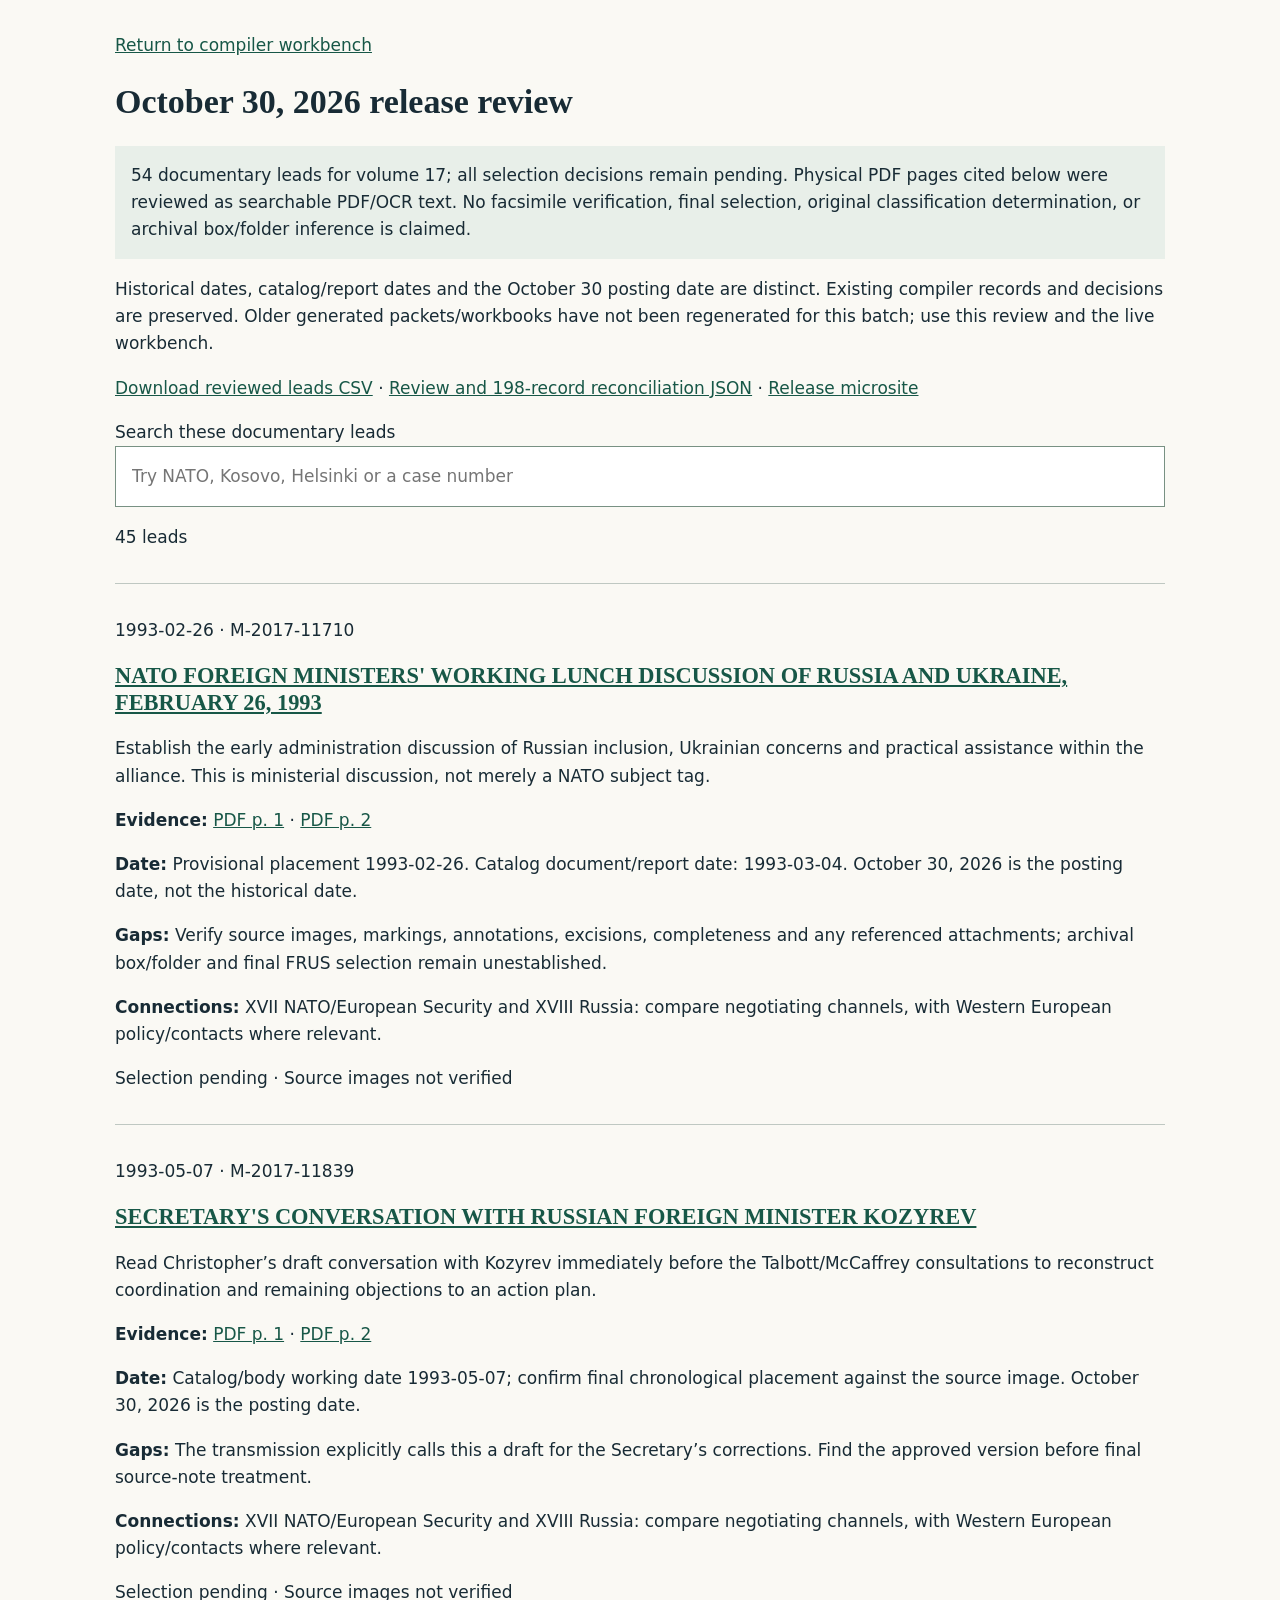
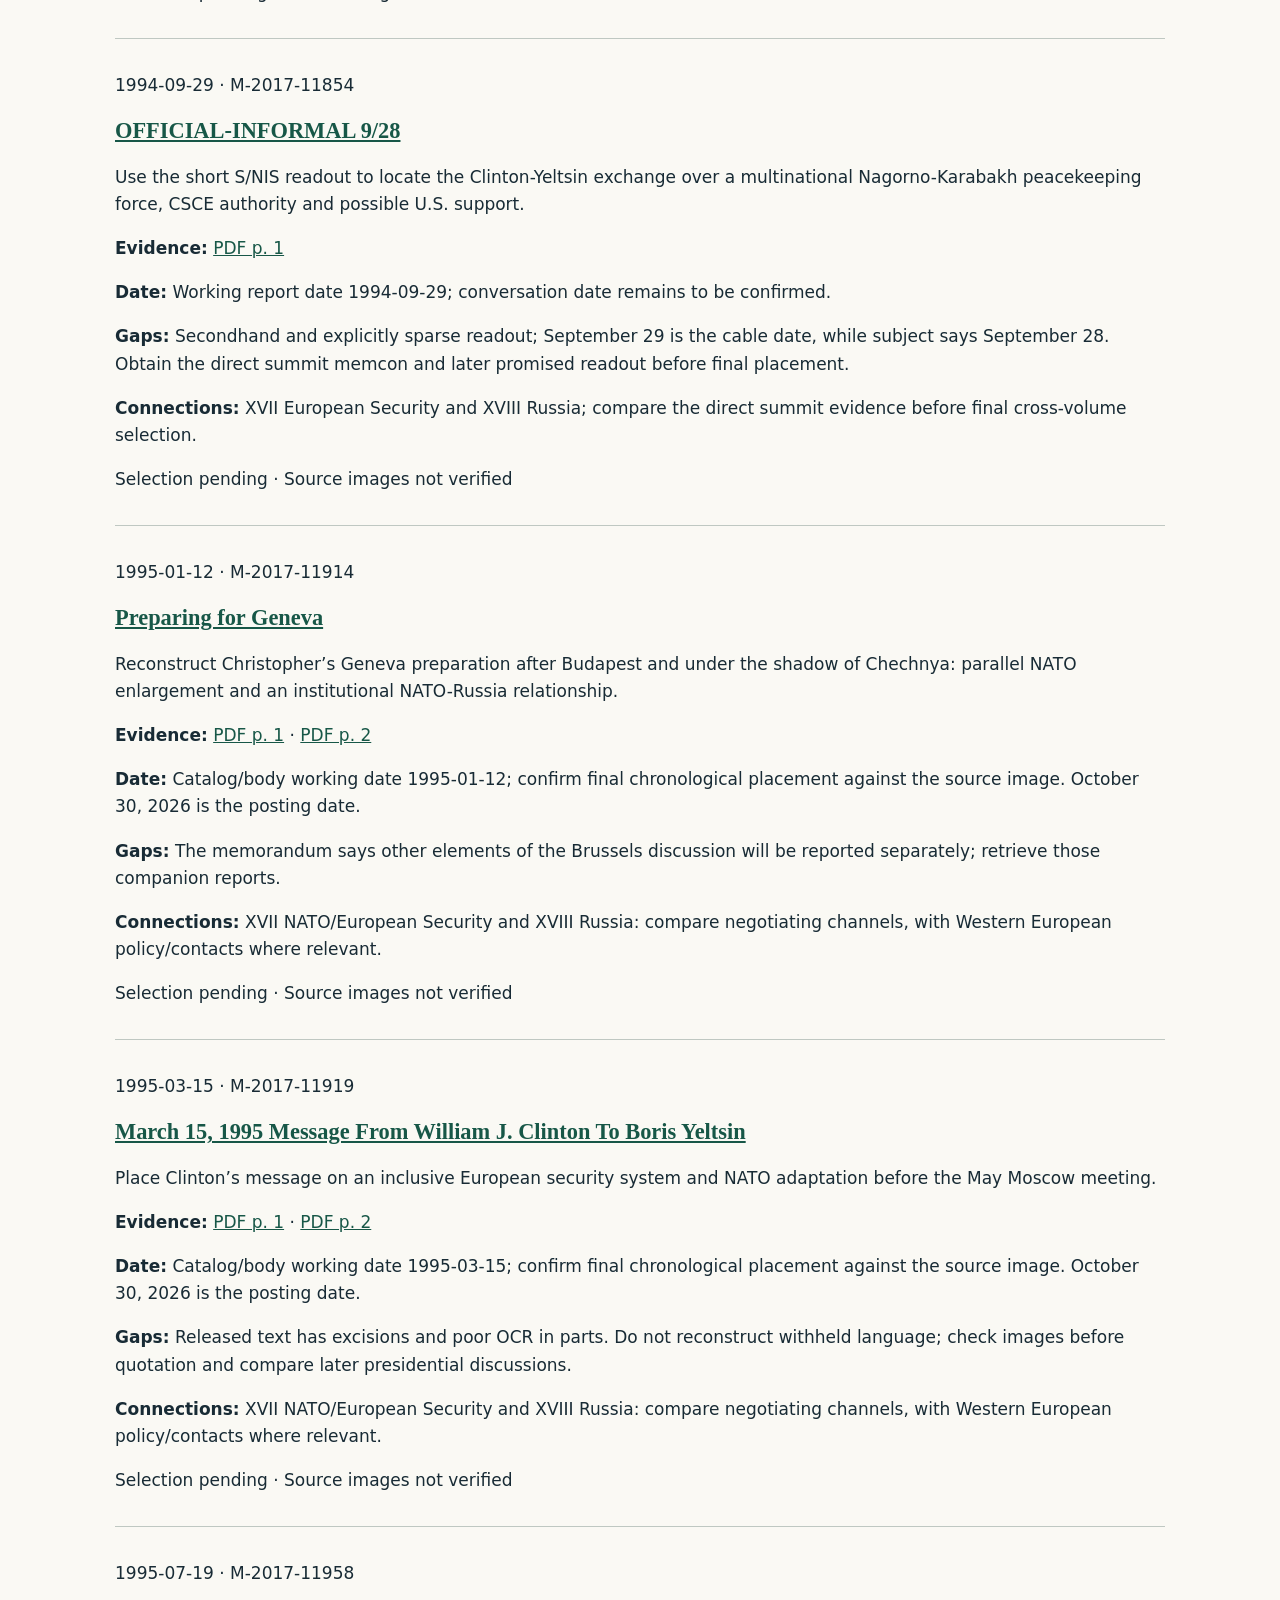
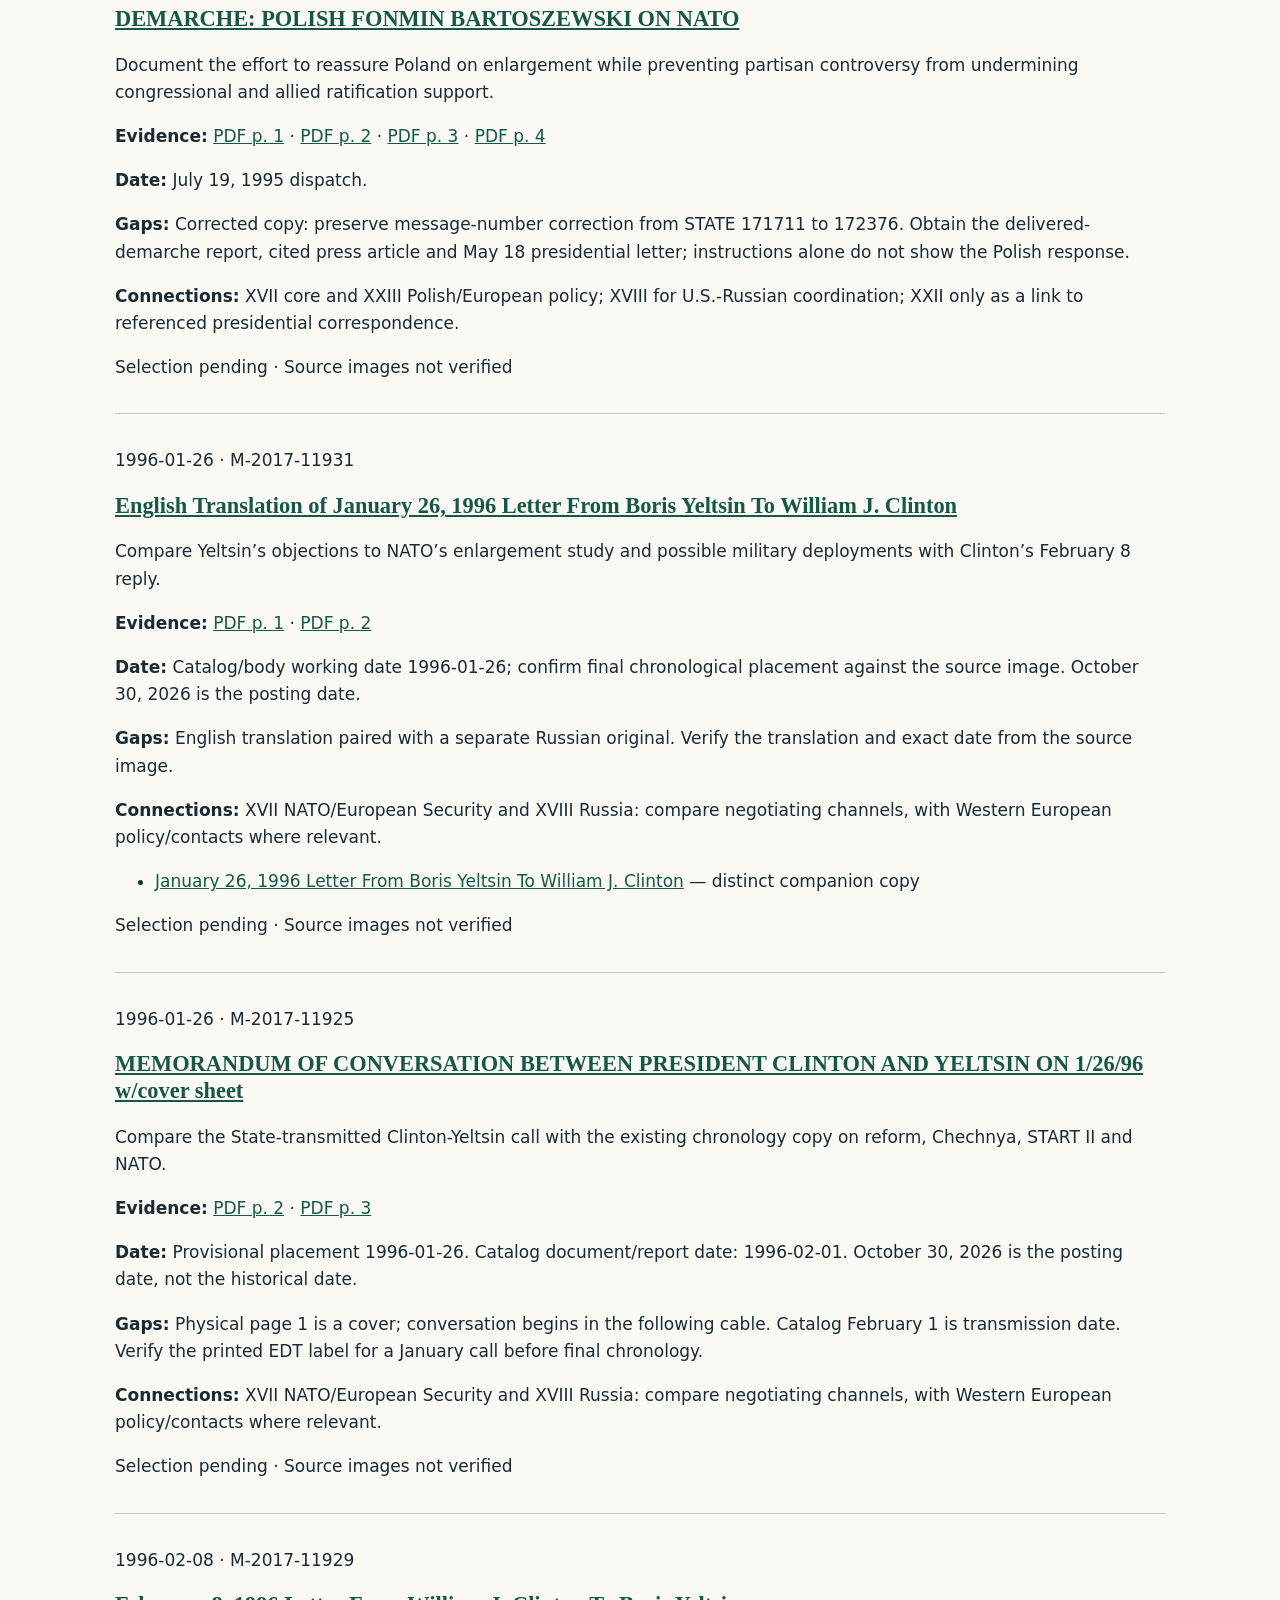
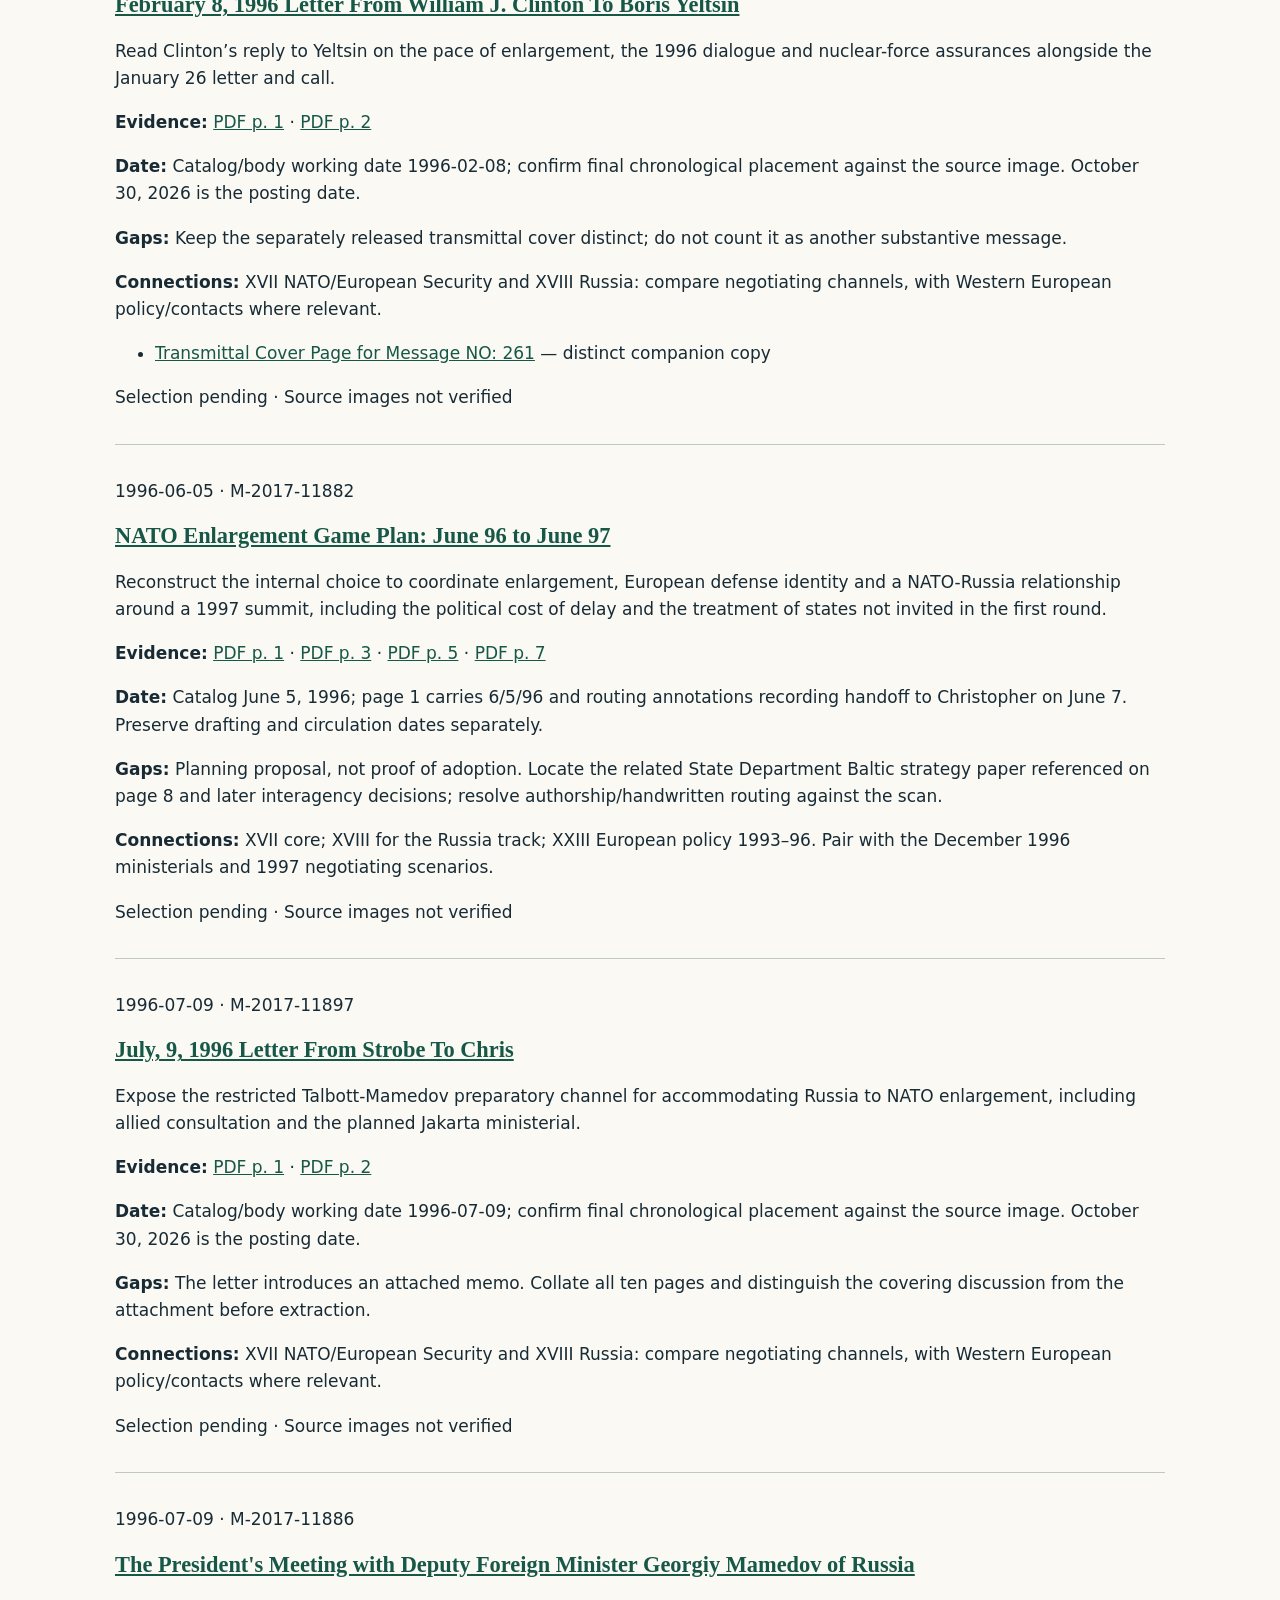
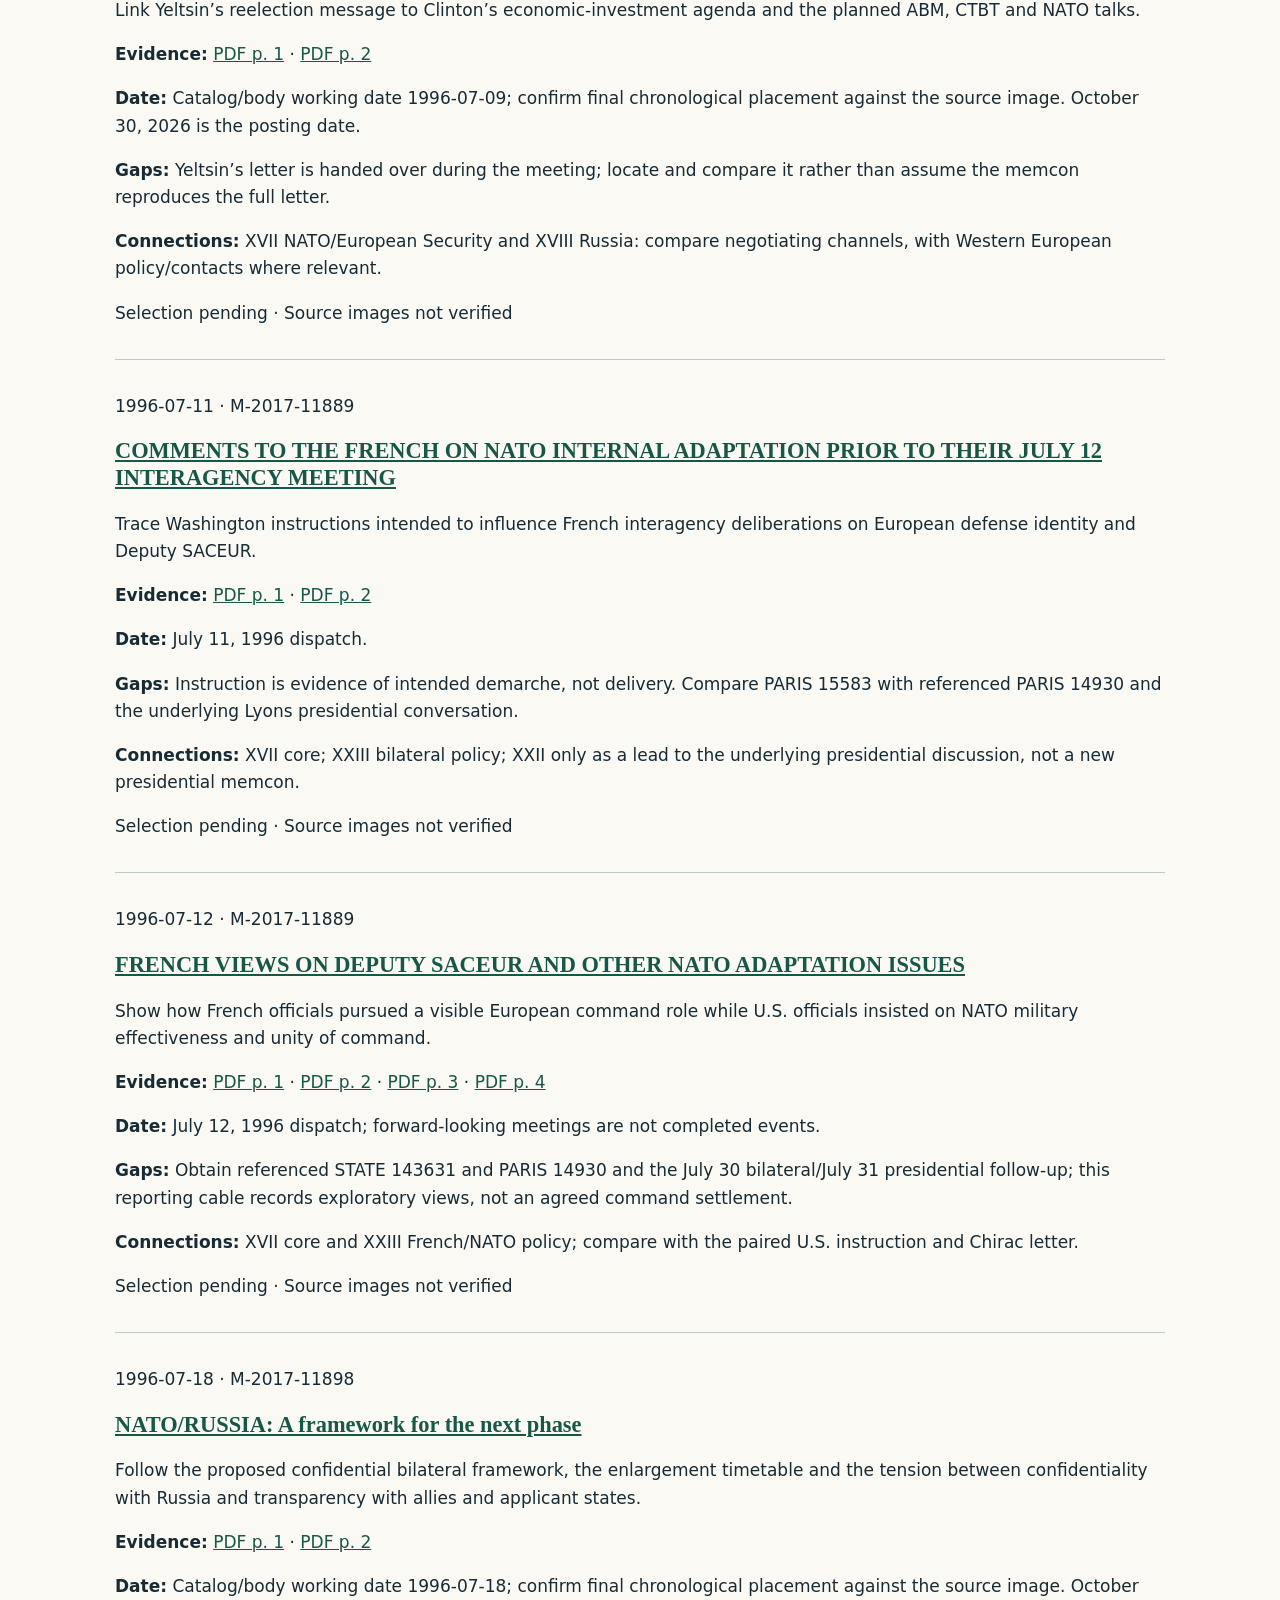
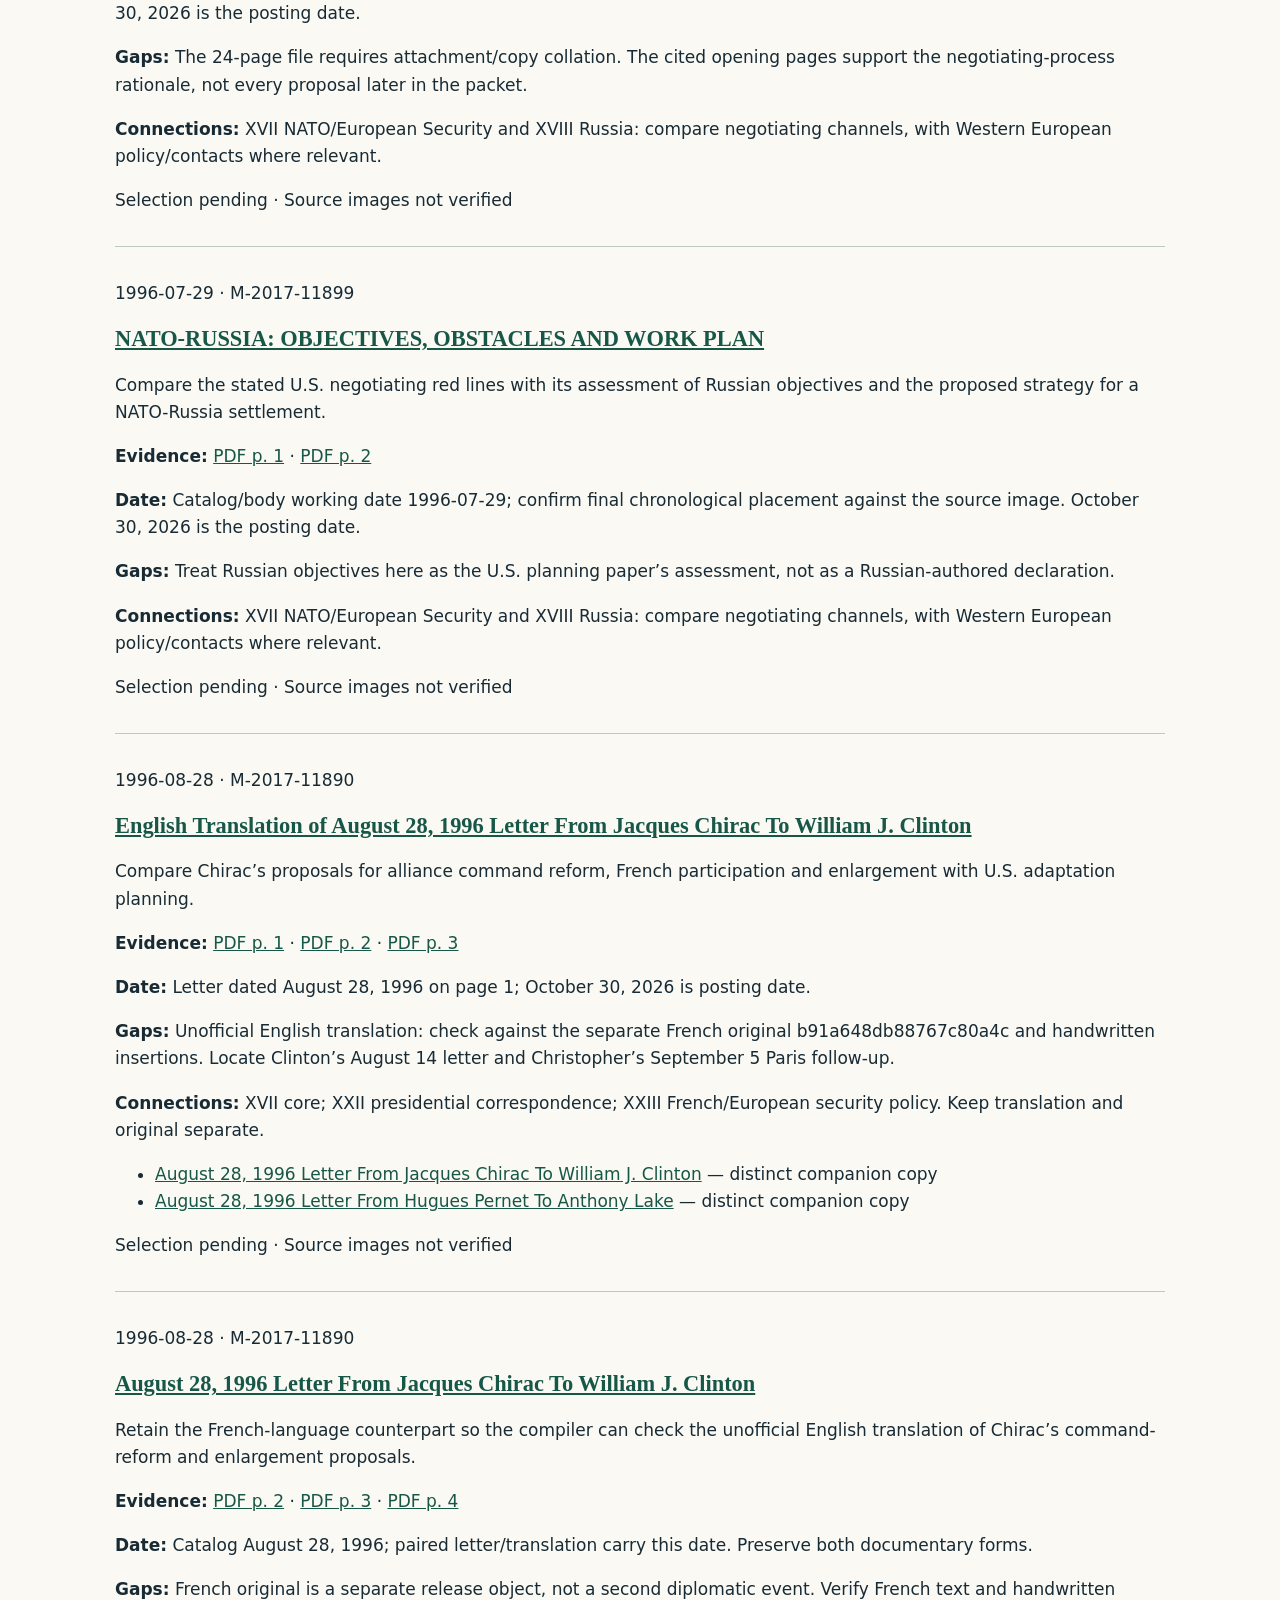
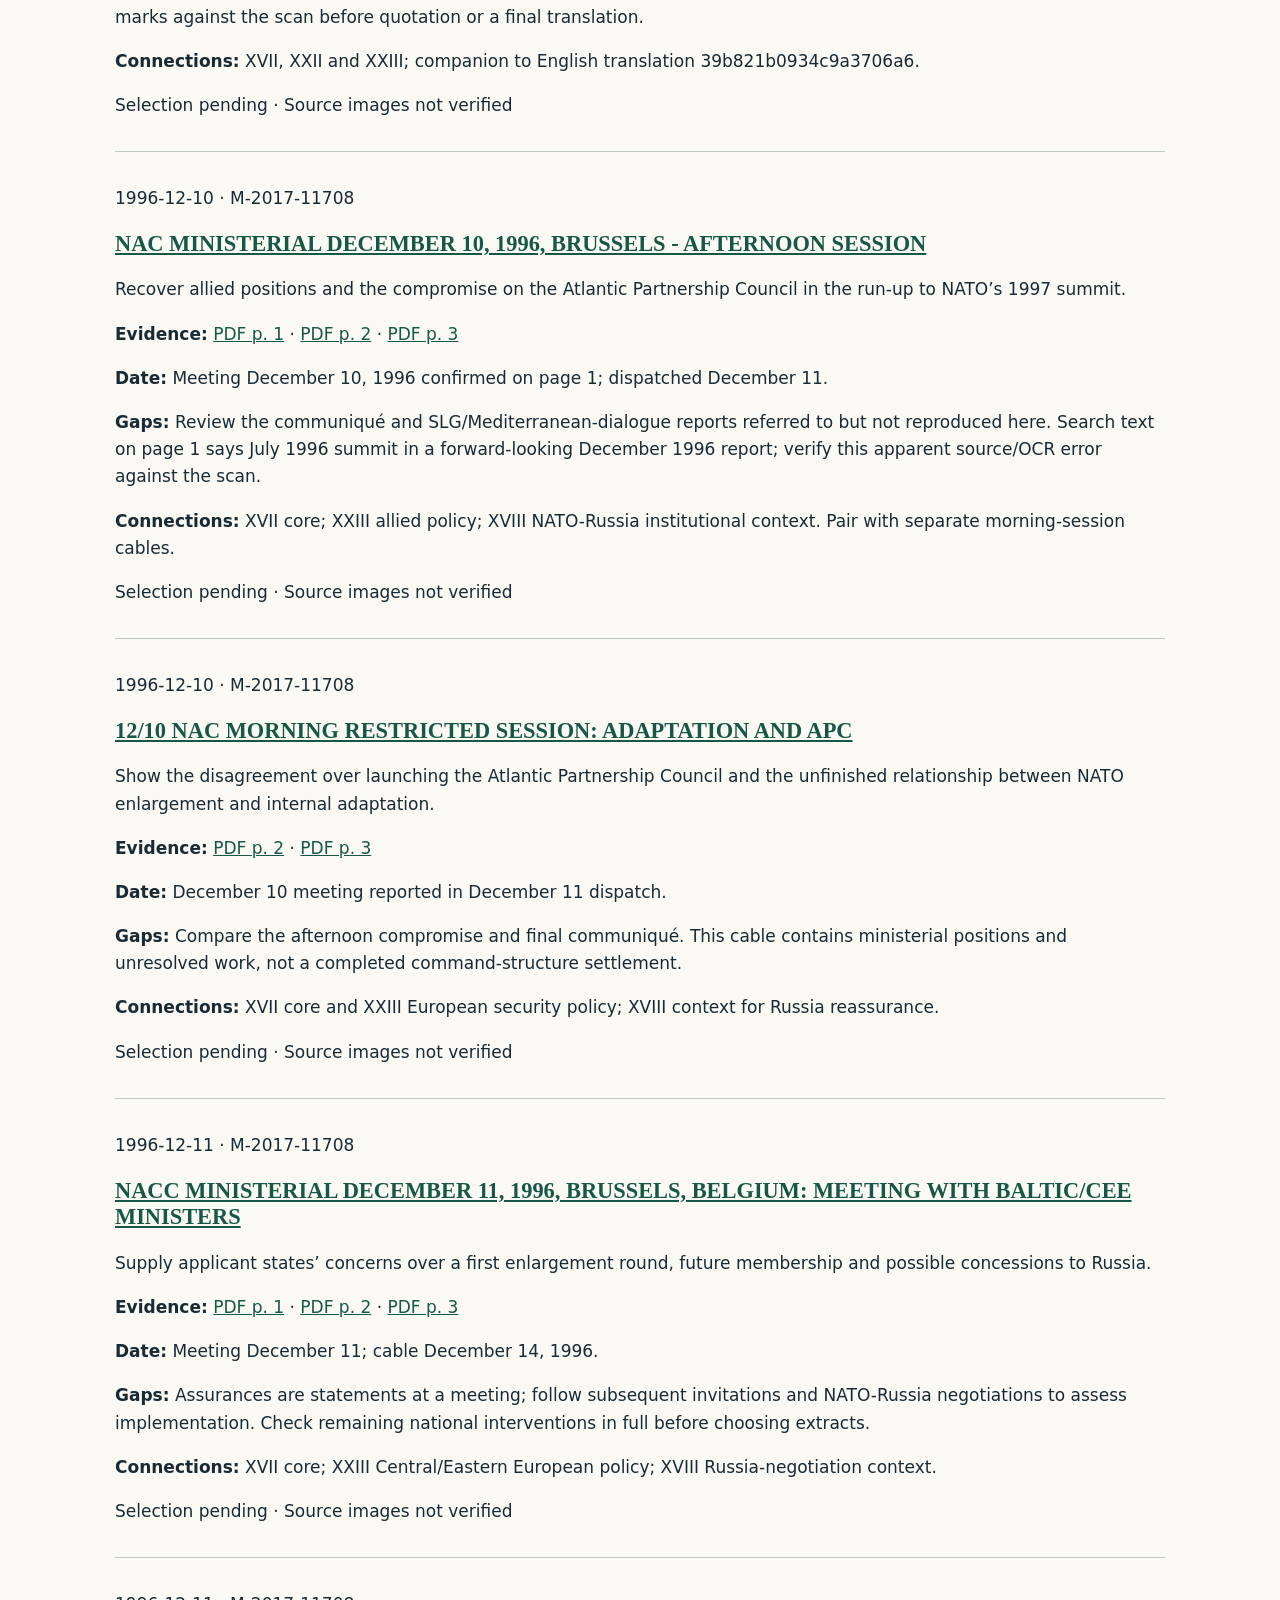
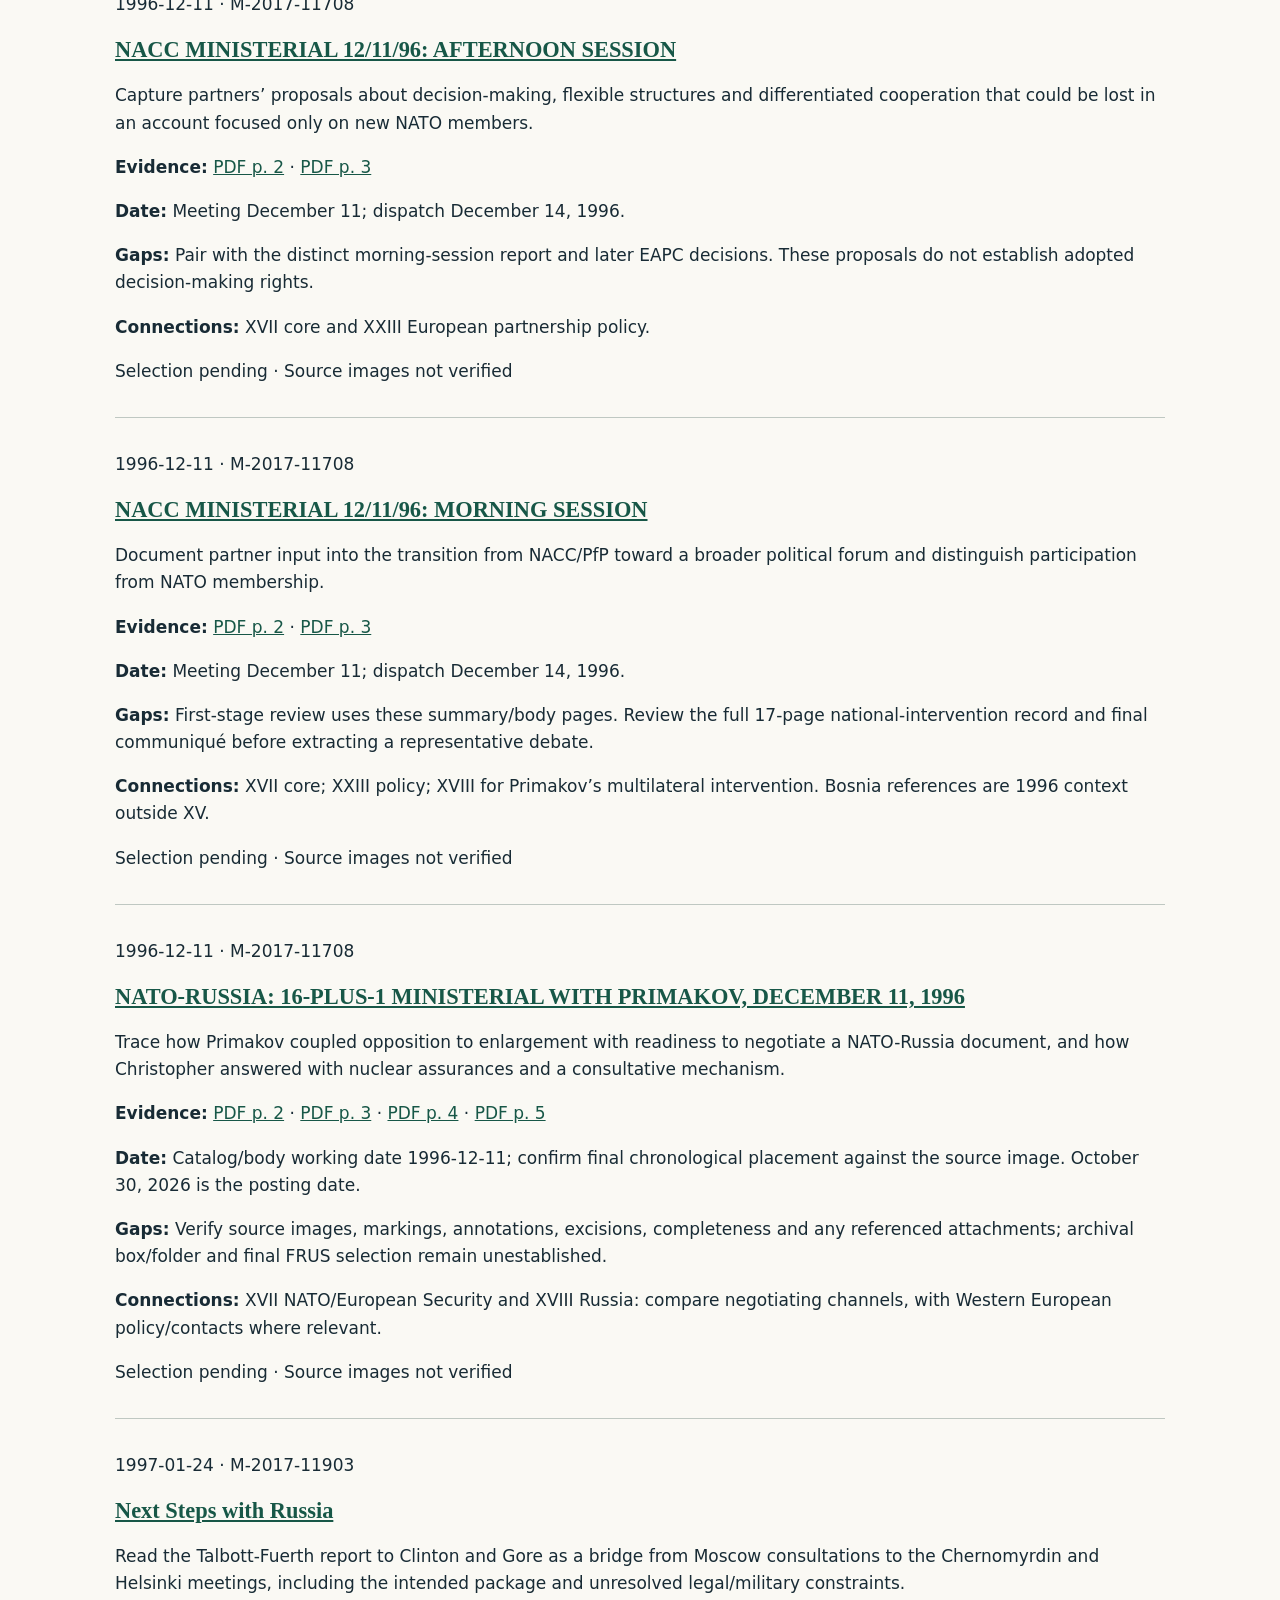
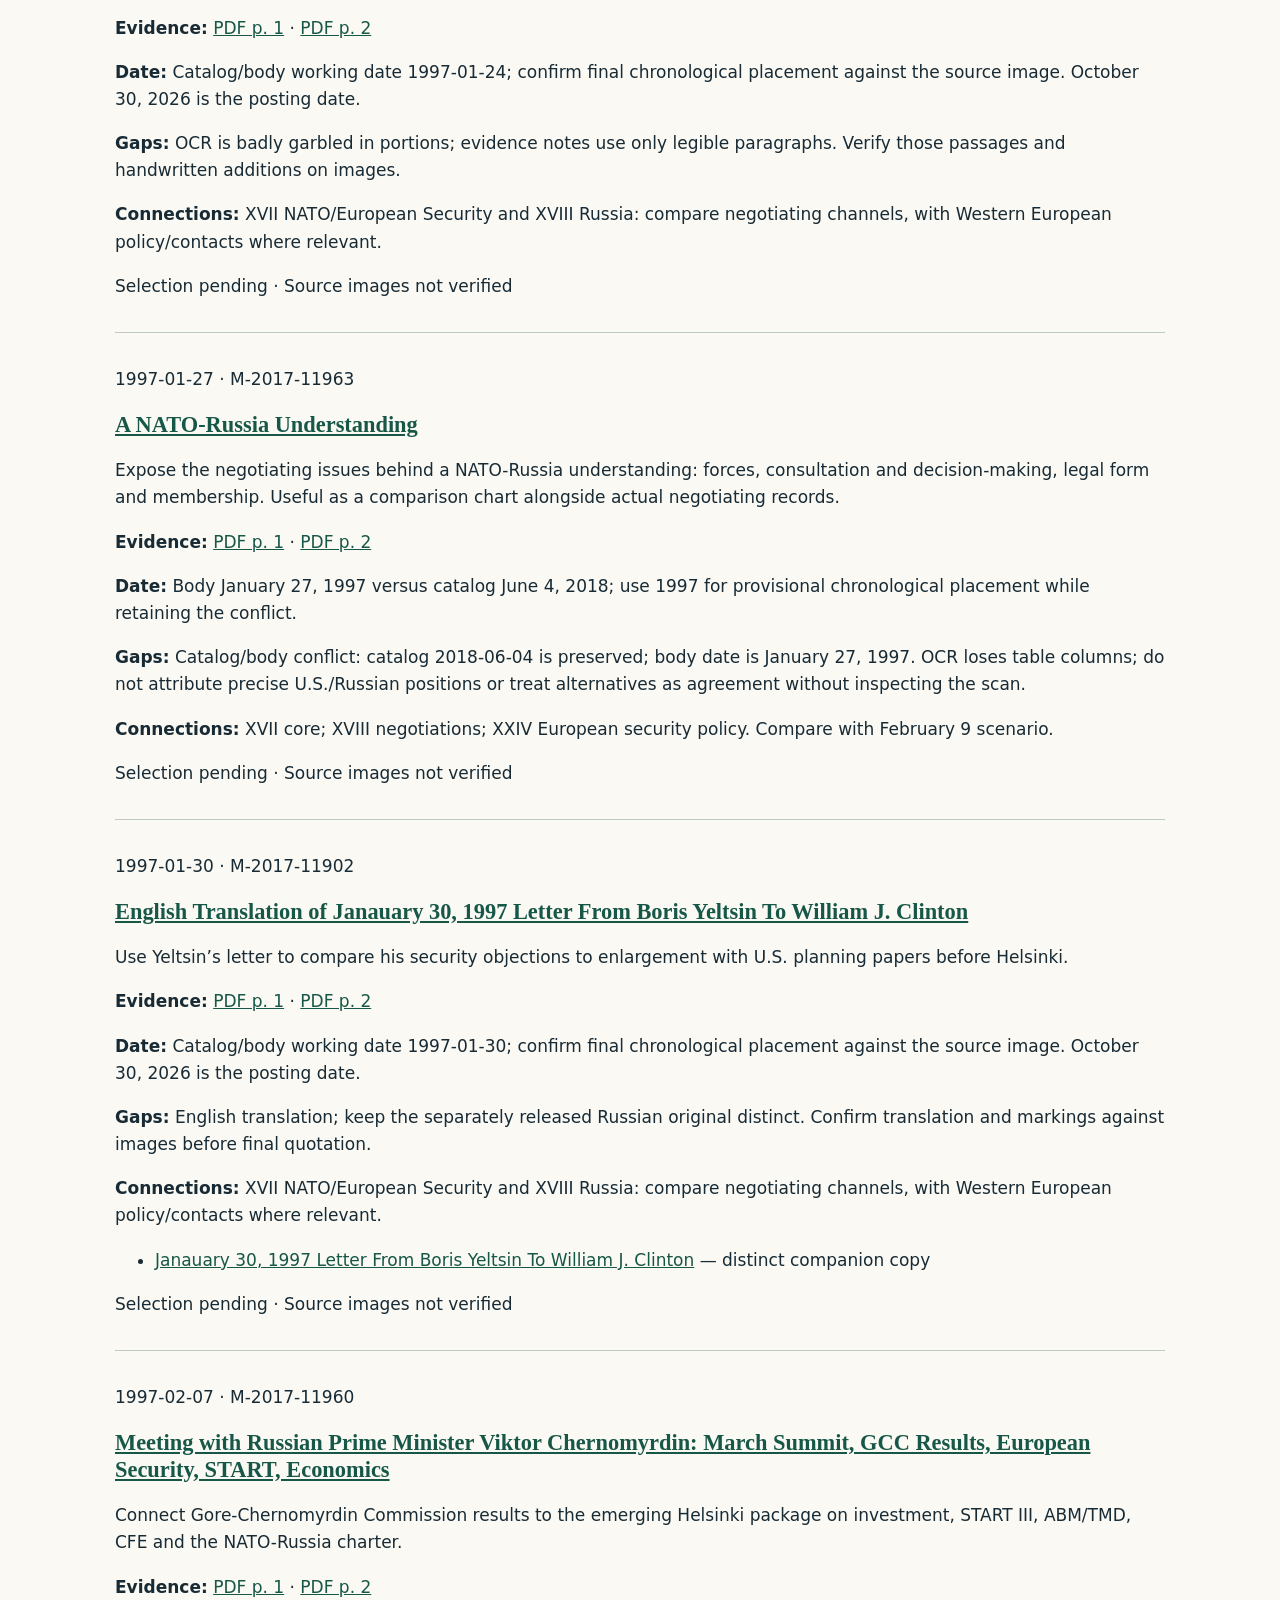
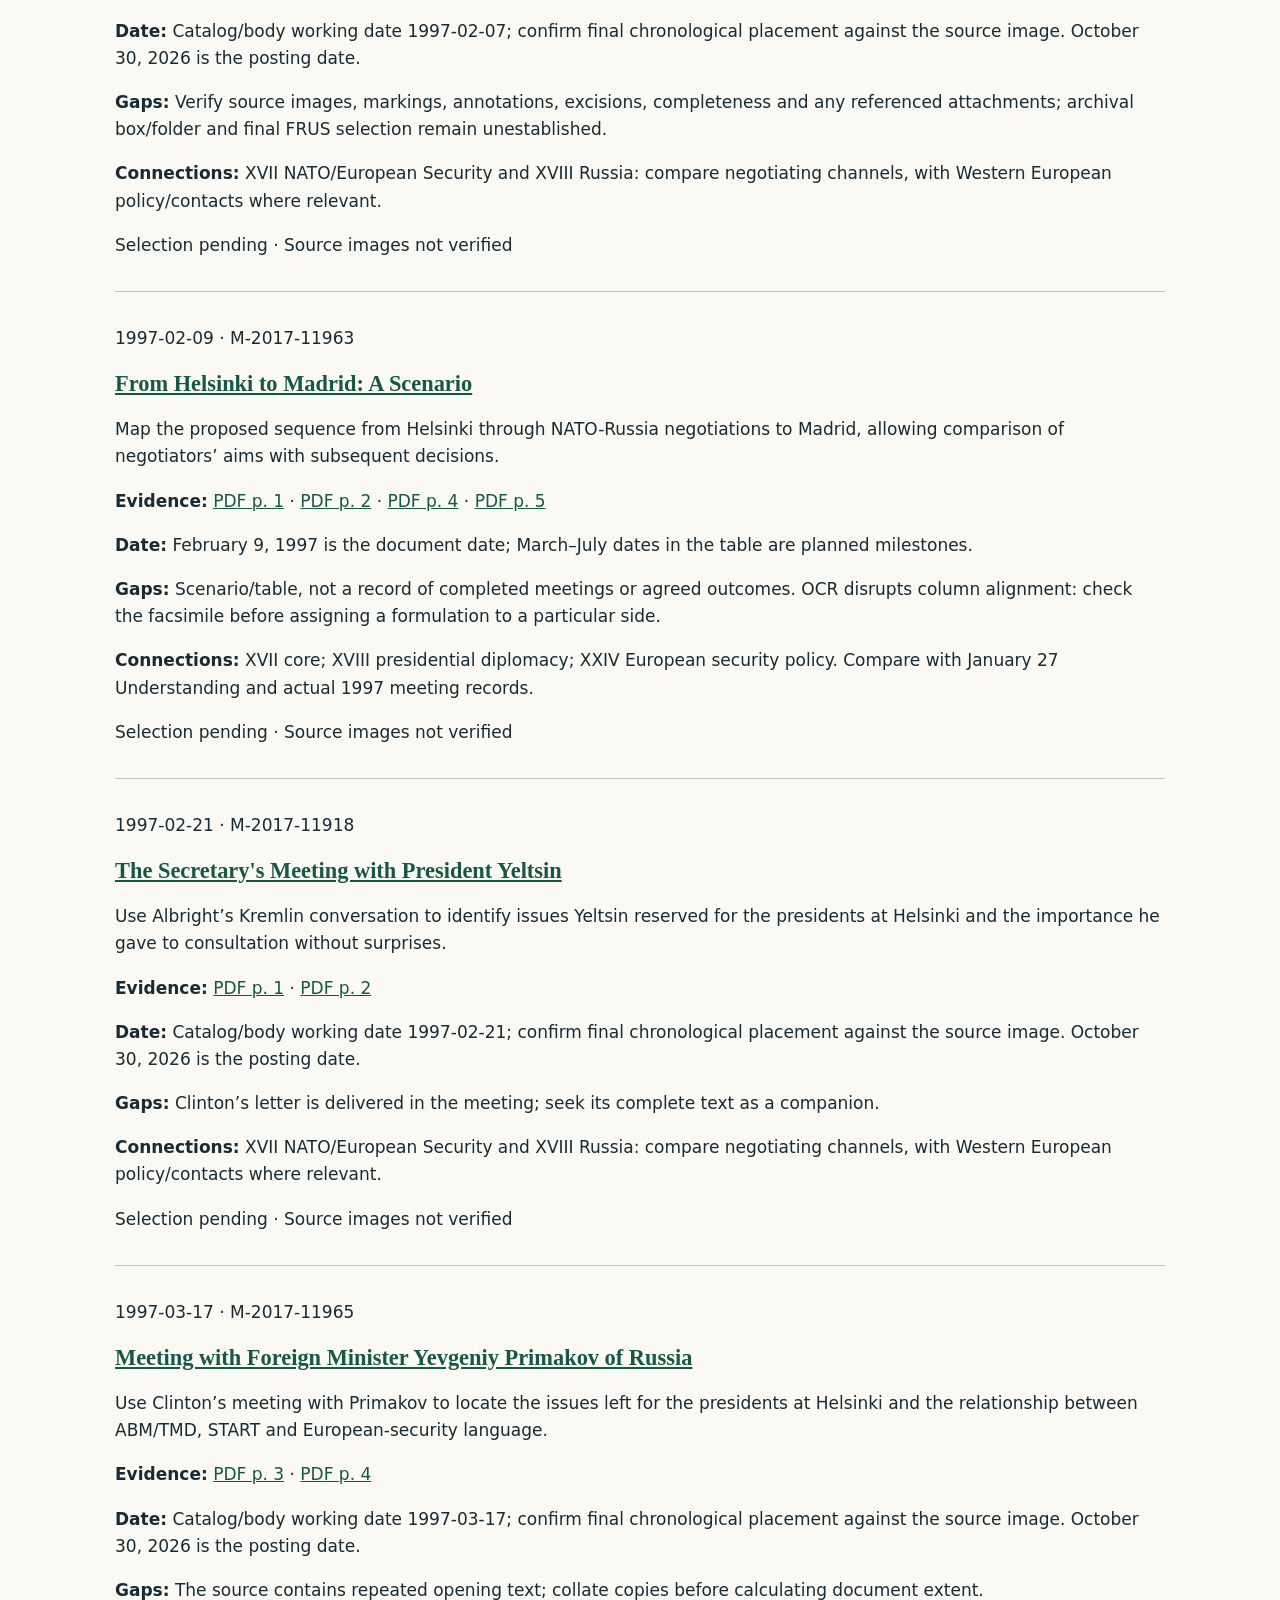
<file: reports/october-2026-release-review.html>
<!doctype html><html lang="en"><meta charset="utf-8"><meta name="viewport" content="width=device-width,initial-scale=1"><title>October 2026 documentary leads — FRUS XVII</title><style>body{font:17px/1.6 system-ui,sans-serif;max-width:1050px;margin:2rem auto;padding:0 1rem;color:#182b35;background:#faf9f4}h1,h2{font-family:Georgia,serif;line-height:1.2}h2{font-size:1.4rem}a{color:#175747;overflow-wrap:anywhere}article{border-top:1px solid #bfc8c2;margin-top:2rem;padding-top:1rem}input{box-sizing:border-box;width:100%;padding:1rem;font:inherit;border:1px solid #789183}.lead{background:#e8efe9;padding:1rem}[hidden]{display:none}</style><a href="../index.html">Return to compiler workbench</a><h1>October 30, 2026 release review</h1><p class="lead">54 documentary leads for volume 17; all selection decisions remain pending. Physical PDF pages cited below were reviewed as searchable PDF/OCR text. No facsimile verification, final selection, original classification determination, or archival box/folder inference is claimed.</p><p>Historical dates, catalog/report dates and the October 30 posting date are distinct. Existing compiler records and decisions are preserved. Older generated packets/workbooks have not been regenerated for this batch; use this review and the live workbench.</p><p><a href="october-2026-release-review.csv">Download reviewed leads CSV</a> · <a href="october-2026-release-review.json">Review and 198-record reconciliation JSON</a> · <a href="https://october-30-2026-document-release.jagwilson.chatgpt.site/">Release microsite</a></p><label for="review-search">Search these documentary leads</label><input id="review-search" type="search" placeholder="Try NATO, Kosovo, Helsinki or a case number"><p id="review-count">45 leads</p><main><article><p>1993-02-26 · M-2017-11710</p><h2><a href="https://foia.state.gov/DOCUMENTS/FOIA_M_Oct2026/M-2017-11710/DOC_0C09000003/C09000003.pdf">NATO FOREIGN MINISTERS&#x27; WORKING LUNCH DISCUSSION OF RUSSIA AND UKRAINE, FEBRUARY 26, 1993</a></h2><p>Establish the early administration discussion of Russian inclusion, Ukrainian concerns and practical assistance within the alliance. This is ministerial discussion, not merely a NATO subject tag.</p><p><strong>Evidence:</strong> <a href="https://foia.state.gov/DOCUMENTS/FOIA_M_Oct2026/M-2017-11710/DOC_0C09000003/C09000003.pdf#page=1">PDF p. 1</a> · <a href="https://foia.state.gov/DOCUMENTS/FOIA_M_Oct2026/M-2017-11710/DOC_0C09000003/C09000003.pdf#page=2">PDF p. 2</a></p><p><strong>Date:</strong> Provisional placement 1993-02-26. Catalog document/report date: 1993-03-04. October 30, 2026 is the posting date, not the historical date.</p><p><strong>Gaps:</strong> Verify source images, markings, annotations, excisions, completeness and any referenced attachments; archival box/folder and final FRUS selection remain unestablished.</p><p><strong>Connections:</strong> XVII NATO/European Security and XVIII Russia: compare negotiating channels, with Western European policy/contacts where relevant.</p><p>Selection pending · Source images not verified</p></article><article><p>1993-05-07 · M-2017-11839</p><h2><a href="https://foia.state.gov/DOCUMENTS/FOIA_M_Oct2026/M-2017-11839/DOC_0C09000002/C09000002.pdf">SECRETARY&#x27;S CONVERSATION WITH RUSSIAN FOREIGN MINISTER KOZYREV</a></h2><p>Read Christopher’s draft conversation with Kozyrev immediately before the Talbott/McCaffrey consultations to reconstruct coordination and remaining objections to an action plan.</p><p><strong>Evidence:</strong> <a href="https://foia.state.gov/DOCUMENTS/FOIA_M_Oct2026/M-2017-11839/DOC_0C09000002/C09000002.pdf#page=1">PDF p. 1</a> · <a href="https://foia.state.gov/DOCUMENTS/FOIA_M_Oct2026/M-2017-11839/DOC_0C09000002/C09000002.pdf#page=2">PDF p. 2</a></p><p><strong>Date:</strong> Catalog/body working date 1993-05-07; confirm final chronological placement against the source image. October 30, 2026 is the posting date.</p><p><strong>Gaps:</strong> The transmission explicitly calls this a draft for the Secretary’s corrections. Find the approved version before final source-note treatment.</p><p><strong>Connections:</strong> XVII NATO/European Security and XVIII Russia: compare negotiating channels, with Western European policy/contacts where relevant.</p><p>Selection pending · Source images not verified</p></article><article><p>1994-09-29 · M-2017-11854</p><h2><a href="https://foia.state.gov/DOCUMENTS/FOIA_M_Oct2026/M-2017-11854/DOC_0C09000004/C09000004.pdf">OFFICIAL-INFORMAL 9/28</a></h2><p>Use the short S/NIS readout to locate the Clinton-Yeltsin exchange over a multinational Nagorno-Karabakh peacekeeping force, CSCE authority and possible U.S. support.</p><p><strong>Evidence:</strong> <a href="https://foia.state.gov/DOCUMENTS/FOIA_M_Oct2026/M-2017-11854/DOC_0C09000004/C09000004.pdf#page=1">PDF p. 1</a></p><p><strong>Date:</strong> Working report date 1994-09-29; conversation date remains to be confirmed.</p><p><strong>Gaps:</strong> Secondhand and explicitly sparse readout; September 29 is the cable date, while subject says September 28. Obtain the direct summit memcon and later promised readout before final placement.</p><p><strong>Connections:</strong> XVII European Security and XVIII Russia; compare the direct summit evidence before final cross-volume selection.</p><p>Selection pending · Source images not verified</p></article><article><p>1995-01-12 · M-2017-11914</p><h2><a href="https://foia.state.gov/DOCUMENTS/FOIA_M_Oct2026/M-2017-11914/DOC_0C09000001/C09000001.pdf">Preparing for Geneva</a></h2><p>Reconstruct Christopher’s Geneva preparation after Budapest and under the shadow of Chechnya: parallel NATO enlargement and an institutional NATO-Russia relationship.</p><p><strong>Evidence:</strong> <a href="https://foia.state.gov/DOCUMENTS/FOIA_M_Oct2026/M-2017-11914/DOC_0C09000001/C09000001.pdf#page=1">PDF p. 1</a> · <a href="https://foia.state.gov/DOCUMENTS/FOIA_M_Oct2026/M-2017-11914/DOC_0C09000001/C09000001.pdf#page=2">PDF p. 2</a></p><p><strong>Date:</strong> Catalog/body working date 1995-01-12; confirm final chronological placement against the source image. October 30, 2026 is the posting date.</p><p><strong>Gaps:</strong> The memorandum says other elements of the Brussels discussion will be reported separately; retrieve those companion reports.</p><p><strong>Connections:</strong> XVII NATO/European Security and XVIII Russia: compare negotiating channels, with Western European policy/contacts where relevant.</p><p>Selection pending · Source images not verified</p></article><article><p>1995-03-15 · M-2017-11919</p><h2><a href="https://foia.state.gov/DOCUMENTS/FOIA_M_Oct2026/M-2017-11919/DOC_0C09000001/C09000001.pdf">March 15, 1995 Message From William J. Clinton To Boris Yeltsin</a></h2><p>Place Clinton’s message on an inclusive European security system and NATO adaptation before the May Moscow meeting.</p><p><strong>Evidence:</strong> <a href="https://foia.state.gov/DOCUMENTS/FOIA_M_Oct2026/M-2017-11919/DOC_0C09000001/C09000001.pdf#page=1">PDF p. 1</a> · <a href="https://foia.state.gov/DOCUMENTS/FOIA_M_Oct2026/M-2017-11919/DOC_0C09000001/C09000001.pdf#page=2">PDF p. 2</a></p><p><strong>Date:</strong> Catalog/body working date 1995-03-15; confirm final chronological placement against the source image. October 30, 2026 is the posting date.</p><p><strong>Gaps:</strong> Released text has excisions and poor OCR in parts. Do not reconstruct withheld language; check images before quotation and compare later presidential discussions.</p><p><strong>Connections:</strong> XVII NATO/European Security and XVIII Russia: compare negotiating channels, with Western European policy/contacts where relevant.</p><p>Selection pending · Source images not verified</p></article><article><p>1995-07-19 · M-2017-11958</p><h2><a href="https://foia.state.gov/DOCUMENTS/FOIA_M_Oct2026/M-2017-11958/DOC_0C09000001/C09000001.pdf">DEMARCHE: POLISH FONMIN BARTOSZEWSKI ON NATO</a></h2><p>Document the effort to reassure Poland on enlargement while preventing partisan controversy from undermining congressional and allied ratification support.</p><p><strong>Evidence:</strong> <a href="https://foia.state.gov/DOCUMENTS/FOIA_M_Oct2026/M-2017-11958/DOC_0C09000001/C09000001.pdf#page=1">PDF p. 1</a> · <a href="https://foia.state.gov/DOCUMENTS/FOIA_M_Oct2026/M-2017-11958/DOC_0C09000001/C09000001.pdf#page=2">PDF p. 2</a> · <a href="https://foia.state.gov/DOCUMENTS/FOIA_M_Oct2026/M-2017-11958/DOC_0C09000001/C09000001.pdf#page=3">PDF p. 3</a> · <a href="https://foia.state.gov/DOCUMENTS/FOIA_M_Oct2026/M-2017-11958/DOC_0C09000001/C09000001.pdf#page=4">PDF p. 4</a></p><p><strong>Date:</strong> July 19, 1995 dispatch.</p><p><strong>Gaps:</strong> Corrected copy: preserve message-number correction from STATE 171711 to 172376. Obtain the delivered-demarche report, cited press article and May 18 presidential letter; instructions alone do not show the Polish response.</p><p><strong>Connections:</strong> XVII core and XXIII Polish/European policy; XVIII for U.S.-Russian coordination; XXII only as a link to referenced presidential correspondence.</p><p>Selection pending · Source images not verified</p></article><article><p>1996-01-26 · M-2017-11931</p><h2><a href="https://foia.state.gov/DOCUMENTS/FOIA_M_Oct2026/M-2017-11931/DOC_0C09000001/C09000001.pdf">English Translation of January 26, 1996 Letter From Boris Yeltsin To William J. Clinton</a></h2><p>Compare Yeltsin’s objections to NATO’s enlargement study and possible military deployments with Clinton’s February 8 reply.</p><p><strong>Evidence:</strong> <a href="https://foia.state.gov/DOCUMENTS/FOIA_M_Oct2026/M-2017-11931/DOC_0C09000001/C09000001.pdf#page=1">PDF p. 1</a> · <a href="https://foia.state.gov/DOCUMENTS/FOIA_M_Oct2026/M-2017-11931/DOC_0C09000001/C09000001.pdf#page=2">PDF p. 2</a></p><p><strong>Date:</strong> Catalog/body working date 1996-01-26; confirm final chronological placement against the source image. October 30, 2026 is the posting date.</p><p><strong>Gaps:</strong> English translation paired with a separate Russian original. Verify the translation and exact date from the source image.</p><p><strong>Connections:</strong> XVII NATO/European Security and XVIII Russia: compare negotiating channels, with Western European policy/contacts where relevant.</p><ul><li><a href="https://foia.state.gov/DOCUMENTS/FOIA_M_Oct2026/M-2017-11931/DOC_0C09000002/C09000002.pdf">January 26, 1996 Letter From Boris Yeltsin To William J. Clinton</a> — distinct companion copy</li></ul><p>Selection pending · Source images not verified</p></article><article><p>1996-01-26 · M-2017-11925</p><h2><a href="https://foia.state.gov/DOCUMENTS/FOIA_M_Oct2026/M-2017-11925/DOC_0C09000001/C09000001.pdf">MEMORANDUM OF CONVERSATION BETWEEN PRESIDENT CLINTON AND YELTSIN ON 1/26/96 w/cover sheet</a></h2><p>Compare the State-transmitted Clinton-Yeltsin call with the existing chronology copy on reform, Chechnya, START II and NATO.</p><p><strong>Evidence:</strong> <a href="https://foia.state.gov/DOCUMENTS/FOIA_M_Oct2026/M-2017-11925/DOC_0C09000001/C09000001.pdf#page=2">PDF p. 2</a> · <a href="https://foia.state.gov/DOCUMENTS/FOIA_M_Oct2026/M-2017-11925/DOC_0C09000001/C09000001.pdf#page=3">PDF p. 3</a></p><p><strong>Date:</strong> Provisional placement 1996-01-26. Catalog document/report date: 1996-02-01. October 30, 2026 is the posting date, not the historical date.</p><p><strong>Gaps:</strong> Physical page 1 is a cover; conversation begins in the following cable. Catalog February 1 is transmission date. Verify the printed EDT label for a January call before final chronology.</p><p><strong>Connections:</strong> XVII NATO/European Security and XVIII Russia: compare negotiating channels, with Western European policy/contacts where relevant.</p><p>Selection pending · Source images not verified</p></article><article><p>1996-02-08 · M-2017-11929</p><h2><a href="https://foia.state.gov/DOCUMENTS/FOIA_M_Oct2026/M-2017-11929/DOC_0C09000001/C09000001.pdf">February 8, 1996 Letter From William J. Clinton To Boris Yeltsin</a></h2><p>Read Clinton’s reply to Yeltsin on the pace of enlargement, the 1996 dialogue and nuclear-force assurances alongside the January 26 letter and call.</p><p><strong>Evidence:</strong> <a href="https://foia.state.gov/DOCUMENTS/FOIA_M_Oct2026/M-2017-11929/DOC_0C09000001/C09000001.pdf#page=1">PDF p. 1</a> · <a href="https://foia.state.gov/DOCUMENTS/FOIA_M_Oct2026/M-2017-11929/DOC_0C09000001/C09000001.pdf#page=2">PDF p. 2</a></p><p><strong>Date:</strong> Catalog/body working date 1996-02-08; confirm final chronological placement against the source image. October 30, 2026 is the posting date.</p><p><strong>Gaps:</strong> Keep the separately released transmittal cover distinct; do not count it as another substantive message.</p><p><strong>Connections:</strong> XVII NATO/European Security and XVIII Russia: compare negotiating channels, with Western European policy/contacts where relevant.</p><ul><li><a href="https://foia.state.gov/DOCUMENTS/FOIA_M_Oct2026/M-2017-11929/DOC_0C09000002/C09000002.pdf">Transmittal Cover Page for Message NO: 261</a> — distinct companion copy</li></ul><p>Selection pending · Source images not verified</p></article><article><p>1996-06-05 · M-2017-11882</p><h2><a href="https://foia.state.gov/DOCUMENTS/FOIA_M_Oct2026/M-2017-11882/DOC_0C09000001/C09000001.pdf">NATO Enlargement Game Plan: June 96 to June 97</a></h2><p>Reconstruct the internal choice to coordinate enlargement, European defense identity and a NATO-Russia relationship around a 1997 summit, including the political cost of delay and the treatment of states not invited in the first round.</p><p><strong>Evidence:</strong> <a href="https://foia.state.gov/DOCUMENTS/FOIA_M_Oct2026/M-2017-11882/DOC_0C09000001/C09000001.pdf#page=1">PDF p. 1</a> · <a href="https://foia.state.gov/DOCUMENTS/FOIA_M_Oct2026/M-2017-11882/DOC_0C09000001/C09000001.pdf#page=3">PDF p. 3</a> · <a href="https://foia.state.gov/DOCUMENTS/FOIA_M_Oct2026/M-2017-11882/DOC_0C09000001/C09000001.pdf#page=5">PDF p. 5</a> · <a href="https://foia.state.gov/DOCUMENTS/FOIA_M_Oct2026/M-2017-11882/DOC_0C09000001/C09000001.pdf#page=7">PDF p. 7</a></p><p><strong>Date:</strong> Catalog June 5, 1996; page 1 carries 6/5/96 and routing annotations recording handoff to Christopher on June 7. Preserve drafting and circulation dates separately.</p><p><strong>Gaps:</strong> Planning proposal, not proof of adoption. Locate the related State Department Baltic strategy paper referenced on page 8 and later interagency decisions; resolve authorship/handwritten routing against the scan.</p><p><strong>Connections:</strong> XVII core; XVIII for the Russia track; XXIII European policy 1993–96. Pair with the December 1996 ministerials and 1997 negotiating scenarios.</p><p>Selection pending · Source images not verified</p></article><article><p>1996-07-09 · M-2017-11897</p><h2><a href="https://foia.state.gov/DOCUMENTS/FOIA_M_Oct2026/M-2017-11897/DOC_0C09000001/C09000001.pdf">July, 9, 1996 Letter From Strobe To Chris</a></h2><p>Expose the restricted Talbott-Mamedov preparatory channel for accommodating Russia to NATO enlargement, including allied consultation and the planned Jakarta ministerial.</p><p><strong>Evidence:</strong> <a href="https://foia.state.gov/DOCUMENTS/FOIA_M_Oct2026/M-2017-11897/DOC_0C09000001/C09000001.pdf#page=1">PDF p. 1</a> · <a href="https://foia.state.gov/DOCUMENTS/FOIA_M_Oct2026/M-2017-11897/DOC_0C09000001/C09000001.pdf#page=2">PDF p. 2</a></p><p><strong>Date:</strong> Catalog/body working date 1996-07-09; confirm final chronological placement against the source image. October 30, 2026 is the posting date.</p><p><strong>Gaps:</strong> The letter introduces an attached memo. Collate all ten pages and distinguish the covering discussion from the attachment before extraction.</p><p><strong>Connections:</strong> XVII NATO/European Security and XVIII Russia: compare negotiating channels, with Western European policy/contacts where relevant.</p><p>Selection pending · Source images not verified</p></article><article><p>1996-07-09 · M-2017-11886</p><h2><a href="https://foia.state.gov/DOCUMENTS/FOIA_M_Oct2026/M-2017-11886/DOC_0C09000001/C09000001.pdf">The President&#x27;s Meeting with Deputy Foreign Minister Georgiy Mamedov of Russia</a></h2><p>Link Yeltsin’s reelection message to Clinton’s economic-investment agenda and the planned ABM, CTBT and NATO talks.</p><p><strong>Evidence:</strong> <a href="https://foia.state.gov/DOCUMENTS/FOIA_M_Oct2026/M-2017-11886/DOC_0C09000001/C09000001.pdf#page=1">PDF p. 1</a> · <a href="https://foia.state.gov/DOCUMENTS/FOIA_M_Oct2026/M-2017-11886/DOC_0C09000001/C09000001.pdf#page=2">PDF p. 2</a></p><p><strong>Date:</strong> Catalog/body working date 1996-07-09; confirm final chronological placement against the source image. October 30, 2026 is the posting date.</p><p><strong>Gaps:</strong> Yeltsin’s letter is handed over during the meeting; locate and compare it rather than assume the memcon reproduces the full letter.</p><p><strong>Connections:</strong> XVII NATO/European Security and XVIII Russia: compare negotiating channels, with Western European policy/contacts where relevant.</p><p>Selection pending · Source images not verified</p></article><article><p>1996-07-11 · M-2017-11889</p><h2><a href="https://foia.state.gov/DOCUMENTS/FOIA_M_Oct2026/M-2017-11889/DOC_0C09000002/C09000002.pdf">COMMENTS TO THE FRENCH ON NATO INTERNAL ADAPTATION PRIOR TO THEIR JULY 12 INTERAGENCY MEETING</a></h2><p>Trace Washington instructions intended to influence French interagency deliberations on European defense identity and Deputy SACEUR.</p><p><strong>Evidence:</strong> <a href="https://foia.state.gov/DOCUMENTS/FOIA_M_Oct2026/M-2017-11889/DOC_0C09000002/C09000002.pdf#page=1">PDF p. 1</a> · <a href="https://foia.state.gov/DOCUMENTS/FOIA_M_Oct2026/M-2017-11889/DOC_0C09000002/C09000002.pdf#page=2">PDF p. 2</a></p><p><strong>Date:</strong> July 11, 1996 dispatch.</p><p><strong>Gaps:</strong> Instruction is evidence of intended demarche, not delivery. Compare PARIS 15583 with referenced PARIS 14930 and the underlying Lyons presidential conversation.</p><p><strong>Connections:</strong> XVII core; XXIII bilateral policy; XXII only as a lead to the underlying presidential discussion, not a new presidential memcon.</p><p>Selection pending · Source images not verified</p></article><article><p>1996-07-12 · M-2017-11889</p><h2><a href="https://foia.state.gov/DOCUMENTS/FOIA_M_Oct2026/M-2017-11889/DOC_0C09000001/C09000001.pdf">FRENCH VIEWS ON DEPUTY SACEUR AND OTHER NATO ADAPTATION ISSUES</a></h2><p>Show how French officials pursued a visible European command role while U.S. officials insisted on NATO military effectiveness and unity of command.</p><p><strong>Evidence:</strong> <a href="https://foia.state.gov/DOCUMENTS/FOIA_M_Oct2026/M-2017-11889/DOC_0C09000001/C09000001.pdf#page=1">PDF p. 1</a> · <a href="https://foia.state.gov/DOCUMENTS/FOIA_M_Oct2026/M-2017-11889/DOC_0C09000001/C09000001.pdf#page=2">PDF p. 2</a> · <a href="https://foia.state.gov/DOCUMENTS/FOIA_M_Oct2026/M-2017-11889/DOC_0C09000001/C09000001.pdf#page=3">PDF p. 3</a> · <a href="https://foia.state.gov/DOCUMENTS/FOIA_M_Oct2026/M-2017-11889/DOC_0C09000001/C09000001.pdf#page=4">PDF p. 4</a></p><p><strong>Date:</strong> July 12, 1996 dispatch; forward-looking meetings are not completed events.</p><p><strong>Gaps:</strong> Obtain referenced STATE 143631 and PARIS 14930 and the July 30 bilateral/July 31 presidential follow-up; this reporting cable records exploratory views, not an agreed command settlement.</p><p><strong>Connections:</strong> XVII core and XXIII French/NATO policy; compare with the paired U.S. instruction and Chirac letter.</p><p>Selection pending · Source images not verified</p></article><article><p>1996-07-18 · M-2017-11898</p><h2><a href="https://foia.state.gov/DOCUMENTS/FOIA_M_Oct2026/M-2017-11898/DOC_0C09000001/C09000001.pdf">NATO/RUSSIA:  A framework for the next phase</a></h2><p>Follow the proposed confidential bilateral framework, the enlargement timetable and the tension between confidentiality with Russia and transparency with allies and applicant states.</p><p><strong>Evidence:</strong> <a href="https://foia.state.gov/DOCUMENTS/FOIA_M_Oct2026/M-2017-11898/DOC_0C09000001/C09000001.pdf#page=1">PDF p. 1</a> · <a href="https://foia.state.gov/DOCUMENTS/FOIA_M_Oct2026/M-2017-11898/DOC_0C09000001/C09000001.pdf#page=2">PDF p. 2</a></p><p><strong>Date:</strong> Catalog/body working date 1996-07-18; confirm final chronological placement against the source image. October 30, 2026 is the posting date.</p><p><strong>Gaps:</strong> The 24-page file requires attachment/copy collation. The cited opening pages support the negotiating-process rationale, not every proposal later in the packet.</p><p><strong>Connections:</strong> XVII NATO/European Security and XVIII Russia: compare negotiating channels, with Western European policy/contacts where relevant.</p><p>Selection pending · Source images not verified</p></article><article><p>1996-07-29 · M-2017-11899</p><h2><a href="https://foia.state.gov/DOCUMENTS/FOIA_M_Oct2026/M-2017-11899/DOC_0C09000001/C09000001.pdf">NATO-RUSSIA: OBJECTIVES, OBSTACLES AND WORK PLAN</a></h2><p>Compare the stated U.S. negotiating red lines with its assessment of Russian objectives and the proposed strategy for a NATO-Russia settlement.</p><p><strong>Evidence:</strong> <a href="https://foia.state.gov/DOCUMENTS/FOIA_M_Oct2026/M-2017-11899/DOC_0C09000001/C09000001.pdf#page=1">PDF p. 1</a> · <a href="https://foia.state.gov/DOCUMENTS/FOIA_M_Oct2026/M-2017-11899/DOC_0C09000001/C09000001.pdf#page=2">PDF p. 2</a></p><p><strong>Date:</strong> Catalog/body working date 1996-07-29; confirm final chronological placement against the source image. October 30, 2026 is the posting date.</p><p><strong>Gaps:</strong> Treat Russian objectives here as the U.S. planning paper’s assessment, not as a Russian-authored declaration.</p><p><strong>Connections:</strong> XVII NATO/European Security and XVIII Russia: compare negotiating channels, with Western European policy/contacts where relevant.</p><p>Selection pending · Source images not verified</p></article><article><p>1996-08-28 · M-2017-11890</p><h2><a href="https://foia.state.gov/DOCUMENTS/FOIA_M_Oct2026/M-2017-11890/DOC_0C09000001/C09000001.pdf">English Translation of August 28, 1996 Letter From Jacques Chirac To William J. Clinton</a></h2><p>Compare Chirac’s proposals for alliance command reform, French participation and enlargement with U.S. adaptation planning.</p><p><strong>Evidence:</strong> <a href="https://foia.state.gov/DOCUMENTS/FOIA_M_Oct2026/M-2017-11890/DOC_0C09000001/C09000001.pdf#page=1">PDF p. 1</a> · <a href="https://foia.state.gov/DOCUMENTS/FOIA_M_Oct2026/M-2017-11890/DOC_0C09000001/C09000001.pdf#page=2">PDF p. 2</a> · <a href="https://foia.state.gov/DOCUMENTS/FOIA_M_Oct2026/M-2017-11890/DOC_0C09000001/C09000001.pdf#page=3">PDF p. 3</a></p><p><strong>Date:</strong> Letter dated August 28, 1996 on page 1; October 30, 2026 is posting date.</p><p><strong>Gaps:</strong> Unofficial English translation: check against the separate French original b91a648db88767c80a4c and handwritten insertions. Locate Clinton’s August 14 letter and Christopher’s September 5 Paris follow-up.</p><p><strong>Connections:</strong> XVII core; XXII presidential correspondence; XXIII French/European security policy. Keep translation and original separate.</p><ul><li><a href="https://foia.state.gov/DOCUMENTS/FOIA_M_Oct2026/M-2017-11890/DOC_0C09000003/C09000003.pdf">August 28, 1996 Letter From Jacques Chirac To William J. Clinton</a> — distinct companion copy</li><li><a href="https://foia.state.gov/DOCUMENTS/FOIA_M_Oct2026/M-2017-11890/DOC_0C09000002/C09000002.pdf">August 28, 1996 Letter From Hugues Pernet To Anthony Lake</a> — distinct companion copy</li></ul><p>Selection pending · Source images not verified</p></article><article><p>1996-08-28 · M-2017-11890</p><h2><a href="https://foia.state.gov/DOCUMENTS/FOIA_M_Oct2026/M-2017-11890/DOC_0C09000003/C09000003.pdf">August 28, 1996 Letter From Jacques Chirac To William J. Clinton</a></h2><p>Retain the French-language counterpart so the compiler can check the unofficial English translation of Chirac’s command-reform and enlargement proposals.</p><p><strong>Evidence:</strong> <a href="https://foia.state.gov/DOCUMENTS/FOIA_M_Oct2026/M-2017-11890/DOC_0C09000003/C09000003.pdf#page=2">PDF p. 2</a> · <a href="https://foia.state.gov/DOCUMENTS/FOIA_M_Oct2026/M-2017-11890/DOC_0C09000003/C09000003.pdf#page=3">PDF p. 3</a> · <a href="https://foia.state.gov/DOCUMENTS/FOIA_M_Oct2026/M-2017-11890/DOC_0C09000003/C09000003.pdf#page=4">PDF p. 4</a></p><p><strong>Date:</strong> Catalog August 28, 1996; paired letter/translation carry this date. Preserve both documentary forms.</p><p><strong>Gaps:</strong> French original is a separate release object, not a second diplomatic event. Verify French text and handwritten marks against the scan before quotation or a final translation.</p><p><strong>Connections:</strong> XVII, XXII and XXIII; companion to English translation 39b821b0934c9a3706a6.</p><p>Selection pending · Source images not verified</p></article><article><p>1996-12-10 · M-2017-11708</p><h2><a href="https://foia.state.gov/DOCUMENTS/FOIA_M_Oct2026/M-2017-11708/DOC_0C09000001/C09000001.pdf">NAC MINISTERIAL DECEMBER 10, 1996, BRUSSELS - AFTERNOON SESSION</a></h2><p>Recover allied positions and the compromise on the Atlantic Partnership Council in the run-up to NATO’s 1997 summit.</p><p><strong>Evidence:</strong> <a href="https://foia.state.gov/DOCUMENTS/FOIA_M_Oct2026/M-2017-11708/DOC_0C09000001/C09000001.pdf#page=1">PDF p. 1</a> · <a href="https://foia.state.gov/DOCUMENTS/FOIA_M_Oct2026/M-2017-11708/DOC_0C09000001/C09000001.pdf#page=2">PDF p. 2</a> · <a href="https://foia.state.gov/DOCUMENTS/FOIA_M_Oct2026/M-2017-11708/DOC_0C09000001/C09000001.pdf#page=3">PDF p. 3</a></p><p><strong>Date:</strong> Meeting December 10, 1996 confirmed on page 1; dispatched December 11.</p><p><strong>Gaps:</strong> Review the communiqué and SLG/Mediterranean-dialogue reports referred to but not reproduced here. Search text on page 1 says July 1996 summit in a forward-looking December 1996 report; verify this apparent source/OCR error against the scan.</p><p><strong>Connections:</strong> XVII core; XXIII allied policy; XVIII NATO-Russia institutional context. Pair with separate morning-session cables.</p><p>Selection pending · Source images not verified</p></article><article><p>1996-12-10 · M-2017-11708</p><h2><a href="https://foia.state.gov/DOCUMENTS/FOIA_M_Oct2026/M-2017-11708/DOC_0C09000004/C09000004.pdf">12/10 NAC MORNING RESTRICTED SESSION: ADAPTATION AND APC</a></h2><p>Show the disagreement over launching the Atlantic Partnership Council and the unfinished relationship between NATO enlargement and internal adaptation.</p><p><strong>Evidence:</strong> <a href="https://foia.state.gov/DOCUMENTS/FOIA_M_Oct2026/M-2017-11708/DOC_0C09000004/C09000004.pdf#page=2">PDF p. 2</a> · <a href="https://foia.state.gov/DOCUMENTS/FOIA_M_Oct2026/M-2017-11708/DOC_0C09000004/C09000004.pdf#page=3">PDF p. 3</a></p><p><strong>Date:</strong> December 10 meeting reported in December 11 dispatch.</p><p><strong>Gaps:</strong> Compare the afternoon compromise and final communiqué. This cable contains ministerial positions and unresolved work, not a completed command-structure settlement.</p><p><strong>Connections:</strong> XVII core and XXIII European security policy; XVIII context for Russia reassurance.</p><p>Selection pending · Source images not verified</p></article><article><p>1996-12-11 · M-2017-11708</p><h2><a href="https://foia.state.gov/DOCUMENTS/FOIA_M_Oct2026/M-2017-11708/DOC_0C09000007/C09000007.pdf">NACC MINISTERIAL DECEMBER 11, 1996, BRUSSELS, BELGIUM:  MEETING WITH BALTIC/CEE MINISTERS</a></h2><p>Supply applicant states’ concerns over a first enlargement round, future membership and possible concessions to Russia.</p><p><strong>Evidence:</strong> <a href="https://foia.state.gov/DOCUMENTS/FOIA_M_Oct2026/M-2017-11708/DOC_0C09000007/C09000007.pdf#page=1">PDF p. 1</a> · <a href="https://foia.state.gov/DOCUMENTS/FOIA_M_Oct2026/M-2017-11708/DOC_0C09000007/C09000007.pdf#page=2">PDF p. 2</a> · <a href="https://foia.state.gov/DOCUMENTS/FOIA_M_Oct2026/M-2017-11708/DOC_0C09000007/C09000007.pdf#page=3">PDF p. 3</a></p><p><strong>Date:</strong> Meeting December 11; cable December 14, 1996.</p><p><strong>Gaps:</strong> Assurances are statements at a meeting; follow subsequent invitations and NATO-Russia negotiations to assess implementation. Check remaining national interventions in full before choosing extracts.</p><p><strong>Connections:</strong> XVII core; XXIII Central/Eastern European policy; XVIII Russia-negotiation context.</p><p>Selection pending · Source images not verified</p></article><article><p>1996-12-11 · M-2017-11708</p><h2><a href="https://foia.state.gov/DOCUMENTS/FOIA_M_Oct2026/M-2017-11708/DOC_0C09000009/C09000009.pdf">NACC MINISTERIAL 12/11/96: AFTERNOON SESSION</a></h2><p>Capture partners’ proposals about decision-making, flexible structures and differentiated cooperation that could be lost in an account focused only on new NATO members.</p><p><strong>Evidence:</strong> <a href="https://foia.state.gov/DOCUMENTS/FOIA_M_Oct2026/M-2017-11708/DOC_0C09000009/C09000009.pdf#page=2">PDF p. 2</a> · <a href="https://foia.state.gov/DOCUMENTS/FOIA_M_Oct2026/M-2017-11708/DOC_0C09000009/C09000009.pdf#page=3">PDF p. 3</a></p><p><strong>Date:</strong> Meeting December 11; dispatch December 14, 1996.</p><p><strong>Gaps:</strong> Pair with the distinct morning-session report and later EAPC decisions. These proposals do not establish adopted decision-making rights.</p><p><strong>Connections:</strong> XVII core and XXIII European partnership policy.</p><p>Selection pending · Source images not verified</p></article><article><p>1996-12-11 · M-2017-11708</p><h2><a href="https://foia.state.gov/DOCUMENTS/FOIA_M_Oct2026/M-2017-11708/DOC_0C09000008/C09000008.pdf">NACC MINISTERIAL 12/11/96: MORNING SESSION</a></h2><p>Document partner input into the transition from NACC/PfP toward a broader political forum and distinguish participation from NATO membership.</p><p><strong>Evidence:</strong> <a href="https://foia.state.gov/DOCUMENTS/FOIA_M_Oct2026/M-2017-11708/DOC_0C09000008/C09000008.pdf#page=2">PDF p. 2</a> · <a href="https://foia.state.gov/DOCUMENTS/FOIA_M_Oct2026/M-2017-11708/DOC_0C09000008/C09000008.pdf#page=3">PDF p. 3</a></p><p><strong>Date:</strong> Meeting December 11; dispatch December 14, 1996.</p><p><strong>Gaps:</strong> First-stage review uses these summary/body pages. Review the full 17-page national-intervention record and final communiqué before extracting a representative debate.</p><p><strong>Connections:</strong> XVII core; XXIII policy; XVIII for Primakov’s multilateral intervention. Bosnia references are 1996 context outside XV.</p><p>Selection pending · Source images not verified</p></article><article><p>1996-12-11 · M-2017-11708</p><h2><a href="https://foia.state.gov/DOCUMENTS/FOIA_M_Oct2026/M-2017-11708/DOC_0C09000003/C09000003.pdf">NATO-RUSSIA: 16-PLUS-1 MINISTERIAL WITH PRIMAKOV, DECEMBER 11, 1996</a></h2><p>Trace how Primakov coupled opposition to enlargement with readiness to negotiate a NATO-Russia document, and how Christopher answered with nuclear assurances and a consultative mechanism.</p><p><strong>Evidence:</strong> <a href="https://foia.state.gov/DOCUMENTS/FOIA_M_Oct2026/M-2017-11708/DOC_0C09000003/C09000003.pdf#page=2">PDF p. 2</a> · <a href="https://foia.state.gov/DOCUMENTS/FOIA_M_Oct2026/M-2017-11708/DOC_0C09000003/C09000003.pdf#page=3">PDF p. 3</a> · <a href="https://foia.state.gov/DOCUMENTS/FOIA_M_Oct2026/M-2017-11708/DOC_0C09000003/C09000003.pdf#page=4">PDF p. 4</a> · <a href="https://foia.state.gov/DOCUMENTS/FOIA_M_Oct2026/M-2017-11708/DOC_0C09000003/C09000003.pdf#page=5">PDF p. 5</a></p><p><strong>Date:</strong> Catalog/body working date 1996-12-11; confirm final chronological placement against the source image. October 30, 2026 is the posting date.</p><p><strong>Gaps:</strong> Verify source images, markings, annotations, excisions, completeness and any referenced attachments; archival box/folder and final FRUS selection remain unestablished.</p><p><strong>Connections:</strong> XVII NATO/European Security and XVIII Russia: compare negotiating channels, with Western European policy/contacts where relevant.</p><p>Selection pending · Source images not verified</p></article><article><p>1997-01-24 · M-2017-11903</p><h2><a href="https://foia.state.gov/DOCUMENTS/FOIA_M_Oct2026/M-2017-11903/DOC_0C09000001/C09000001.pdf">Next Steps with Russia</a></h2><p>Read the Talbott-Fuerth report to Clinton and Gore as a bridge from Moscow consultations to the Chernomyrdin and Helsinki meetings, including the intended package and unresolved legal/military constraints.</p><p><strong>Evidence:</strong> <a href="https://foia.state.gov/DOCUMENTS/FOIA_M_Oct2026/M-2017-11903/DOC_0C09000001/C09000001.pdf#page=1">PDF p. 1</a> · <a href="https://foia.state.gov/DOCUMENTS/FOIA_M_Oct2026/M-2017-11903/DOC_0C09000001/C09000001.pdf#page=2">PDF p. 2</a></p><p><strong>Date:</strong> Catalog/body working date 1997-01-24; confirm final chronological placement against the source image. October 30, 2026 is the posting date.</p><p><strong>Gaps:</strong> OCR is badly garbled in portions; evidence notes use only legible paragraphs. Verify those passages and handwritten additions on images.</p><p><strong>Connections:</strong> XVII NATO/European Security and XVIII Russia: compare negotiating channels, with Western European policy/contacts where relevant.</p><p>Selection pending · Source images not verified</p></article><article><p>1997-01-27 · M-2017-11963</p><h2><a href="https://foia.state.gov/DOCUMENTS/FOIA_M_Oct2026/M-2017-11963/DOC_0C09000002/C09000002.pdf">A NATO-Russia Understanding</a></h2><p>Expose the negotiating issues behind a NATO-Russia understanding: forces, consultation and decision-making, legal form and membership. Useful as a comparison chart alongside actual negotiating records.</p><p><strong>Evidence:</strong> <a href="https://foia.state.gov/DOCUMENTS/FOIA_M_Oct2026/M-2017-11963/DOC_0C09000002/C09000002.pdf#page=1">PDF p. 1</a> · <a href="https://foia.state.gov/DOCUMENTS/FOIA_M_Oct2026/M-2017-11963/DOC_0C09000002/C09000002.pdf#page=2">PDF p. 2</a></p><p><strong>Date:</strong> Body January 27, 1997 versus catalog June 4, 2018; use 1997 for provisional chronological placement while retaining the conflict.</p><p><strong>Gaps:</strong> Catalog/body conflict: catalog 2018-06-04 is preserved; body date is January 27, 1997. OCR loses table columns; do not attribute precise U.S./Russian positions or treat alternatives as agreement without inspecting the scan.</p><p><strong>Connections:</strong> XVII core; XVIII negotiations; XXIV European security policy. Compare with February 9 scenario.</p><p>Selection pending · Source images not verified</p></article><article><p>1997-01-30 · M-2017-11902</p><h2><a href="https://foia.state.gov/DOCUMENTS/FOIA_M_Oct2026/M-2017-11902/DOC_0C09000001/C09000001.pdf">English Translation of Janauary 30, 1997 Letter From Boris Yeltsin To William J. Clinton</a></h2><p>Use Yeltsin’s letter to compare his security objections to enlargement with U.S. planning papers before Helsinki.</p><p><strong>Evidence:</strong> <a href="https://foia.state.gov/DOCUMENTS/FOIA_M_Oct2026/M-2017-11902/DOC_0C09000001/C09000001.pdf#page=1">PDF p. 1</a> · <a href="https://foia.state.gov/DOCUMENTS/FOIA_M_Oct2026/M-2017-11902/DOC_0C09000001/C09000001.pdf#page=2">PDF p. 2</a></p><p><strong>Date:</strong> Catalog/body working date 1997-01-30; confirm final chronological placement against the source image. October 30, 2026 is the posting date.</p><p><strong>Gaps:</strong> English translation; keep the separately released Russian original distinct. Confirm translation and markings against images before final quotation.</p><p><strong>Connections:</strong> XVII NATO/European Security and XVIII Russia: compare negotiating channels, with Western European policy/contacts where relevant.</p><ul><li><a href="https://foia.state.gov/DOCUMENTS/FOIA_M_Oct2026/M-2017-11902/DOC_0C09000002/C09000002.pdf">Janauary 30, 1997 Letter From Boris Yeltsin To William J. Clinton</a> — distinct companion copy</li></ul><p>Selection pending · Source images not verified</p></article><article><p>1997-02-07 · M-2017-11960</p><h2><a href="https://foia.state.gov/DOCUMENTS/FOIA_M_Oct2026/M-2017-11960/DOC_0C09000001/C09000001.pdf">Meeting with Russian Prime Minister Viktor Chernomyrdin:  March Summit, GCC Results, European Security, START, Economics</a></h2><p>Connect Gore-Chernomyrdin Commission results to the emerging Helsinki package on investment, START III, ABM/TMD, CFE and the NATO-Russia charter.</p><p><strong>Evidence:</strong> <a href="https://foia.state.gov/DOCUMENTS/FOIA_M_Oct2026/M-2017-11960/DOC_0C09000001/C09000001.pdf#page=1">PDF p. 1</a> · <a href="https://foia.state.gov/DOCUMENTS/FOIA_M_Oct2026/M-2017-11960/DOC_0C09000001/C09000001.pdf#page=2">PDF p. 2</a></p><p><strong>Date:</strong> Catalog/body working date 1997-02-07; confirm final chronological placement against the source image. October 30, 2026 is the posting date.</p><p><strong>Gaps:</strong> Verify source images, markings, annotations, excisions, completeness and any referenced attachments; archival box/folder and final FRUS selection remain unestablished.</p><p><strong>Connections:</strong> XVII NATO/European Security and XVIII Russia: compare negotiating channels, with Western European policy/contacts where relevant.</p><p>Selection pending · Source images not verified</p></article><article><p>1997-02-09 · M-2017-11963</p><h2><a href="https://foia.state.gov/DOCUMENTS/FOIA_M_Oct2026/M-2017-11963/DOC_0C09000001/C09000001.pdf">From Helsinki to Madrid: A Scenario</a></h2><p>Map the proposed sequence from Helsinki through NATO-Russia negotiations to Madrid, allowing comparison of negotiators’ aims with subsequent decisions.</p><p><strong>Evidence:</strong> <a href="https://foia.state.gov/DOCUMENTS/FOIA_M_Oct2026/M-2017-11963/DOC_0C09000001/C09000001.pdf#page=1">PDF p. 1</a> · <a href="https://foia.state.gov/DOCUMENTS/FOIA_M_Oct2026/M-2017-11963/DOC_0C09000001/C09000001.pdf#page=2">PDF p. 2</a> · <a href="https://foia.state.gov/DOCUMENTS/FOIA_M_Oct2026/M-2017-11963/DOC_0C09000001/C09000001.pdf#page=4">PDF p. 4</a> · <a href="https://foia.state.gov/DOCUMENTS/FOIA_M_Oct2026/M-2017-11963/DOC_0C09000001/C09000001.pdf#page=5">PDF p. 5</a></p><p><strong>Date:</strong> February 9, 1997 is the document date; March–July dates in the table are planned milestones.</p><p><strong>Gaps:</strong> Scenario/table, not a record of completed meetings or agreed outcomes. OCR disrupts column alignment: check the facsimile before assigning a formulation to a particular side.</p><p><strong>Connections:</strong> XVII core; XVIII presidential diplomacy; XXIV European security policy. Compare with January 27 Understanding and actual 1997 meeting records.</p><p>Selection pending · Source images not verified</p></article><article><p>1997-02-21 · M-2017-11918</p><h2><a href="https://foia.state.gov/DOCUMENTS/FOIA_M_Oct2026/M-2017-11918/DOC_0C09000001/C09000001.pdf">The Secretary&#x27;s Meeting with President Yeltsin</a></h2><p>Use Albright’s Kremlin conversation to identify issues Yeltsin reserved for the presidents at Helsinki and the importance he gave to consultation without surprises.</p><p><strong>Evidence:</strong> <a href="https://foia.state.gov/DOCUMENTS/FOIA_M_Oct2026/M-2017-11918/DOC_0C09000001/C09000001.pdf#page=1">PDF p. 1</a> · <a href="https://foia.state.gov/DOCUMENTS/FOIA_M_Oct2026/M-2017-11918/DOC_0C09000001/C09000001.pdf#page=2">PDF p. 2</a></p><p><strong>Date:</strong> Catalog/body working date 1997-02-21; confirm final chronological placement against the source image. October 30, 2026 is the posting date.</p><p><strong>Gaps:</strong> Clinton’s letter is delivered in the meeting; seek its complete text as a companion.</p><p><strong>Connections:</strong> XVII NATO/European Security and XVIII Russia: compare negotiating channels, with Western European policy/contacts where relevant.</p><p>Selection pending · Source images not verified</p></article><article><p>1997-03-17 · M-2017-11965</p><h2><a href="https://foia.state.gov/DOCUMENTS/FOIA_M_Oct2026/M-2017-11965/DOC_0C09000001/C09000001.pdf">Meeting with Foreign Minister Yevgeniy Primakov of Russia</a></h2><p>Use Clinton’s meeting with Primakov to locate the issues left for the presidents at Helsinki and the relationship between ABM/TMD, START and European-security language.</p><p><strong>Evidence:</strong> <a href="https://foia.state.gov/DOCUMENTS/FOIA_M_Oct2026/M-2017-11965/DOC_0C09000001/C09000001.pdf#page=3">PDF p. 3</a> · <a href="https://foia.state.gov/DOCUMENTS/FOIA_M_Oct2026/M-2017-11965/DOC_0C09000001/C09000001.pdf#page=4">PDF p. 4</a></p><p><strong>Date:</strong> Catalog/body working date 1997-03-17; confirm final chronological placement against the source image. October 30, 2026 is the posting date.</p><p><strong>Gaps:</strong> The source contains repeated opening text; collate copies before calculating document extent.</p><p><strong>Connections:</strong> XVII NATO/European Security and XVIII Russia: compare negotiating channels, with Western European policy/contacts where relevant.</p><p>Selection pending · Source images not verified</p></article><article><p>1997-03-21 · M-2017-11970</p><h2><a href="https://foia.state.gov/DOCUMENTS/FOIA_M_Oct2026/M-2017-11970/DOC_0C09000001/C09000001.pdf">Morning Meeting with Russian President Yeltsin:  NATO-Russia, START, ABM/TDM</a></h2><p>Examine Yeltsin’s proposed exclusion of former Soviet republics from NATO and Clinton’s rejection of a secret agreement; connect the exchange to the arms-control and security package.</p><p><strong>Evidence:</strong> <a href="https://foia.state.gov/DOCUMENTS/FOIA_M_Oct2026/M-2017-11970/DOC_0C09000001/C09000001.pdf#page=1">PDF p. 1</a> · <a href="https://foia.state.gov/DOCUMENTS/FOIA_M_Oct2026/M-2017-11970/DOC_0C09000001/C09000001.pdf#page=2">PDF p. 2</a> · <a href="https://foia.state.gov/DOCUMENTS/FOIA_M_Oct2026/M-2017-11970/DOC_0C09000001/C09000001.pdf#page=3">PDF p. 3</a> · <a href="https://foia.state.gov/DOCUMENTS/FOIA_M_Oct2026/M-2017-11970/DOC_0C09000001/C09000001.pdf#page=4">PDF p. 4</a></p><p><strong>Date:</strong> Catalog/body working date 1997-03-21; confirm final chronological placement against the source image. October 30, 2026 is the posting date.</p><p><strong>Gaps:</strong> Compare with the existing March 21 contact copy. Do not treat this release copy as a newly discovered additional meeting.</p><p><strong>Connections:</strong> XVII NATO/European Security and XVIII Russia: compare negotiating channels, with Western European policy/contacts where relevant.</p><p>Selection pending · Source images not verified</p></article><article><p>1997-04-25 · M-2017-11976</p><h2><a href="https://foia.state.gov/DOCUMENTS/FOIA_M_Oct2026/M-2017-11976/DOC_0C09000001/C09000001.pdf">A Menu of Scenarios for Your May Day in Moscow: The Good, Bad and the Ugly</a></h2><p>Use the scenario paper to compare U.S. negotiating red lines, anticipated Russian demands and the proposed sequence of allied and bilateral consultations before the Founding Act.</p><p><strong>Evidence:</strong> <a href="https://foia.state.gov/DOCUMENTS/FOIA_M_Oct2026/M-2017-11976/DOC_0C09000001/C09000001.pdf#page=1">PDF p. 1</a> · <a href="https://foia.state.gov/DOCUMENTS/FOIA_M_Oct2026/M-2017-11976/DOC_0C09000001/C09000001.pdf#page=2">PDF p. 2</a></p><p><strong>Date:</strong> Catalog/body working date 1997-04-25; confirm final chronological placement against the source image. October 30, 2026 is the posting date.</p><p><strong>Gaps:</strong> This is a forecast/working plan, not a record that the proposed timetable or outcomes occurred. Compare subsequent memcons and draft texts.</p><p><strong>Connections:</strong> XVII NATO/European Security and XVIII Russia: compare negotiating channels, with Western European policy/contacts where relevant.</p><p>Selection pending · Source images not verified</p></article><article><p>1997-05-01 · M-2017-11786</p><h2><a href="https://foia.state.gov/DOCUMENTS/FOIA_M_Oct2026/M-2017-11786/DOC_0C09000001/C09000001.pdf">SECRETARY&#x27;S MEETING ON NAGORNO-KARABAKH WITH RUSSIAN FM PRIMAKOV, MAY 1, 1997, MFA GUEST HOUSE, MOSCOW</a></h2><p>Follow the creation of a coordinated Minsk co-chair approach, including the competing Russian peace plan and U.S. interim-agreement proposal.</p><p><strong>Evidence:</strong> <a href="https://foia.state.gov/DOCUMENTS/FOIA_M_Oct2026/M-2017-11786/DOC_0C09000001/C09000001.pdf#page=2">PDF p. 2</a> · <a href="https://foia.state.gov/DOCUMENTS/FOIA_M_Oct2026/M-2017-11786/DOC_0C09000001/C09000001.pdf#page=3">PDF p. 3</a></p><p><strong>Date:</strong> Provisional placement 1997-05-01. Catalog document/report date: 1997-05-06. October 30, 2026 is the posting date, not the historical date.</p><p><strong>Gaps:</strong> Retrieve both proposed peace-plan texts and later co-chair drafts; this meeting reports their discussion but is not their complete text.</p><p><strong>Connections:</strong> XVII NATO/European Security and XVIII Russia: compare negotiating channels, with Western European policy/contacts where relevant.</p><p>Selection pending · Source images not verified</p></article><article><p>1997-05-19 · M-2017-11908</p><h2><a href="https://foia.state.gov/DOCUMENTS/FOIA_M_Oct2026/M-2017-11908/DOC_0C09000001/C09000001.pdf">English Translation of May 19, 1997 Letter From Boris Yeltsin To William J. Clinton</a></h2><p>Compare Yeltsin’s appraisal of the Founding Act with the continuing CFE adaptation and economic-integration agenda; follow the Helsinki-to-Paris-to-Denver connection.</p><p><strong>Evidence:</strong> <a href="https://foia.state.gov/DOCUMENTS/FOIA_M_Oct2026/M-2017-11908/DOC_0C09000001/C09000001.pdf#page=1">PDF p. 1</a> · <a href="https://foia.state.gov/DOCUMENTS/FOIA_M_Oct2026/M-2017-11908/DOC_0C09000001/C09000001.pdf#page=2">PDF p. 2</a></p><p><strong>Date:</strong> Catalog/body working date 1997-05-19; confirm final chronological placement against the source image. October 30, 2026 is the posting date.</p><p><strong>Gaps:</strong> The source labels this an unofficial translation; preserve the separate Russian original and verify the Vienna framework document.</p><p><strong>Connections:</strong> XVII NATO/European Security and XVIII Russia: compare negotiating channels, with Western European policy/contacts where relevant.</p><ul><li><a href="https://foia.state.gov/DOCUMENTS/FOIA_M_Oct2026/M-2017-11908/DOC_0C09000002/C09000002.pdf">May 19, 1997 Letter From Boris Yeltsin To William J. Clinton</a> — distinct companion copy</li></ul><p>Selection pending · Source images not verified</p></article><article><p>1997-07-13 · M-2017-11787</p><h2><a href="https://foia.state.gov/DOCUMENTS/FOIA_M_Oct2026/M-2017-11787/DOC_0C09000001/C09000001.pdf">SECRETARY ALBRIGHT&#x27;S MEETING WITH RUSSIAN FOREIGN MINISTER PRIMAKOV IN THE SECRETARY&#x27;S SUITE OF THE GRAND HOTEL IN ST. PETERSBURG, 10:00 AM, SUNDAY, JULY 13, 1997</a></h2><p>Contrast Albright’s open-door language for the Baltic states with Primakov’s objections, then follow the CFE reciprocity problem involving Kaliningrad.</p><p><strong>Evidence:</strong> <a href="https://foia.state.gov/DOCUMENTS/FOIA_M_Oct2026/M-2017-11787/DOC_0C09000001/C09000001.pdf#page=4">PDF p. 4</a> · <a href="https://foia.state.gov/DOCUMENTS/FOIA_M_Oct2026/M-2017-11787/DOC_0C09000001/C09000001.pdf#page=5">PDF p. 5</a> · <a href="https://foia.state.gov/DOCUMENTS/FOIA_M_Oct2026/M-2017-11787/DOC_0C09000001/C09000001.pdf#page=6">PDF p. 6</a></p><p><strong>Date:</strong> Provisional placement 1997-07-13. Catalog document/report date: 1997-07-19. October 30, 2026 is the posting date, not the historical date.</p><p><strong>Gaps:</strong> Verify source images, markings, annotations, excisions, completeness and any referenced attachments; archival box/folder and final FRUS selection remain unestablished.</p><p><strong>Connections:</strong> XVII NATO/European Security and XVIII Russia: compare negotiating channels, with Western European policy/contacts where relevant.</p><p>Selection pending · Source images not verified</p></article><article><p>1997-12-16 · M-2017-11727</p><h2><a href="https://foia.state.gov/DOCUMENTS/FOIA_M_Oct2026/M-2017-11727/DOC_0C09000003/C09000003.pdf">SECRETARY&#x27;S MEETING WITH THE THREE NATO INVITEES, 16 DECEMBER, NATO HQ, BELGIUM</a></h2><p>Trace the transition from invitations to ratification, including defense budgets, interoperability and public/congressional support demanded of Poland, Hungary and the Czech Republic.</p><p><strong>Evidence:</strong> <a href="https://foia.state.gov/DOCUMENTS/FOIA_M_Oct2026/M-2017-11727/DOC_0C09000003/C09000003.pdf#page=1">PDF p. 1</a> · <a href="https://foia.state.gov/DOCUMENTS/FOIA_M_Oct2026/M-2017-11727/DOC_0C09000003/C09000003.pdf#page=2">PDF p. 2</a> · <a href="https://foia.state.gov/DOCUMENTS/FOIA_M_Oct2026/M-2017-11727/DOC_0C09000003/C09000003.pdf#page=3">PDF p. 3</a> · <a href="https://foia.state.gov/DOCUMENTS/FOIA_M_Oct2026/M-2017-11727/DOC_0C09000003/C09000003.pdf#page=4">PDF p. 4</a></p><p><strong>Date:</strong> Provisionally December 16, 1997 from subject and summary; conflicting December 12 field retained. Dispatch December 24.</p><p><strong>Gaps:</strong> Unresolved internal date discrepancy: December 16 in subject/summary versus December 12 in paragraph 2. Check the scan and schedules before final dating. Ratification/cost assertions are meeting statements requiring follow-up.</p><p><strong>Connections:</strong> XVII core; XXII substantive ministerial contact; XXIV European policy.</p><p>Selection pending · Source images not verified</p></article><article><p>1998-12-09 · M-2017-11755</p><h2><a href="https://foia.state.gov/DOCUMENTS/FOIA_M_Oct2026/M-2017-11755/DOC_0C09000008/C09000008.pdf">SECRETARY ALBRIGHT&#x27;S MEETING WITH RUSSIAN FOREIGN MINISTER IGOR IVANOV</a></h2><p>Connect START II ratification planning and economic crisis to Ivanov’s concerns over NATO’s strategic concept and out-of-area force.</p><p><strong>Evidence:</strong> <a href="https://foia.state.gov/DOCUMENTS/FOIA_M_Oct2026/M-2017-11755/DOC_0C09000008/C09000008.pdf#page=2">PDF p. 2</a> · <a href="https://foia.state.gov/DOCUMENTS/FOIA_M_Oct2026/M-2017-11755/DOC_0C09000008/C09000008.pdf#page=3">PDF p. 3</a></p><p><strong>Date:</strong> Provisional placement 1998-12-09. Catalog document/report date: 1998-12-22. October 30, 2026 is the posting date, not the historical date.</p><p><strong>Gaps:</strong> Verify source images, markings, annotations, excisions, completeness and any referenced attachments; archival box/folder and final FRUS selection remain unestablished.</p><p><strong>Connections:</strong> XVII NATO/European Security and XVIII Russia: compare negotiating channels, with Western European policy/contacts where relevant.</p><p>Selection pending · Source images not verified</p></article><article><p>1999-02-20 · M-2017-11760</p><h2><a href="https://foia.state.gov/DOCUMENTS/FOIA_M_Oct2026/M-2017-11760/DOC_0C09000003/C09000003.pdf">SECRETARY&#x27;S MEETING WITH RUSSIAN FIRST DEPUTY FOREIGN MINISTER ALEKSANDR AVDEYEV, FEBRUARY 20, 1999</a></h2><p>Compare Russian proposals for PJC involvement in the Rambouillet military chapters with Albright’s distinction between a Russian voice and veto over NATO decisions.</p><p><strong>Evidence:</strong> <a href="https://foia.state.gov/DOCUMENTS/FOIA_M_Oct2026/M-2017-11760/DOC_0C09000003/C09000003.pdf#page=2">PDF p. 2</a> · <a href="https://foia.state.gov/DOCUMENTS/FOIA_M_Oct2026/M-2017-11760/DOC_0C09000003/C09000003.pdf#page=3">PDF p. 3</a></p><p><strong>Date:</strong> Provisional placement 1999-02-20. Catalog document/report date: 1999-02-25. October 30, 2026 is the posting date, not the historical date.</p><p><strong>Gaps:</strong> Verify source images, markings, annotations, excisions, completeness and any referenced attachments; archival box/folder and final FRUS selection remain unestablished.</p><p><strong>Connections:</strong> XVII NATO/European Security and XVIII Russia: compare negotiating channels, with Western European policy/contacts where relevant.</p><p>Selection pending · Source images not verified</p></article><article><p>1999-04-19 · M-2017-11823</p><h2><a href="https://foia.state.gov/DOCUMENTS/FOIA_M_Oct2026/M-2017-11823/DOC_0C09000001/C09000001.pdf">MEMORANDUM 0F TELEPHONE CONVERSATION BETWEEN PRESIDENT CLINTON AND RUSSIAN PRESIDENT YELTSIN ON 4/19/99, S/S NO: 990V311</a></h2><p>Link the presidential argument over NATO bombing to Clinton’s proposal that Talbott work with Chernomyrdin on a settlement. Compare with the site’s existing April 19 contact copy.</p><p><strong>Evidence:</strong> <a href="https://foia.state.gov/DOCUMENTS/FOIA_M_Oct2026/M-2017-11823/DOC_0C09000001/C09000001.pdf#page=1">PDF p. 1</a> · <a href="https://foia.state.gov/DOCUMENTS/FOIA_M_Oct2026/M-2017-11823/DOC_0C09000001/C09000001.pdf#page=2">PDF p. 2</a> · <a href="https://foia.state.gov/DOCUMENTS/FOIA_M_Oct2026/M-2017-11823/DOC_0C09000001/C09000001.pdf#page=3">PDF p. 3</a></p><p><strong>Date:</strong> Provisional placement 1999-04-19. Catalog document/report date: 1999-04-23. October 30, 2026 is the posting date, not the historical date.</p><p><strong>Gaps:</strong> State cable transmitted April 23; the body gives April 19, 9:30–10:13 a.m. EDT. Compare the existing contact copy before selecting a second version.</p><p><strong>Connections:</strong> XVII NATO/European Security and XVIII Russia: compare negotiating channels, with Western European policy/contacts where relevant.</p><p>Selection pending · Source images not verified</p></article><article><p>1999-06-07 · M-2017-11852</p><h2><a href="https://foia.state.gov/DOCUMENTS/FOIA_M_Oct2026/M-2017-11852/DOC_0C09000001/C09000001.pdf">MEMORANDUM OF TELEPHONE CONVERSATION BETWEEN PRESIDENT CLINTON AND PRESIDENT YELTSIN ON 7 JUNE 1999</a></h2><p>Follow the presidential effort to secure a Security Council resolution and coordinate withdrawal, bombing pause and peacekeeper entry after the Chernomyrdin-Ahtisaari initiative.</p><p><strong>Evidence:</strong> <a href="https://foia.state.gov/DOCUMENTS/FOIA_M_Oct2026/M-2017-11852/DOC_0C09000001/C09000001.pdf#page=1">PDF p. 1</a> · <a href="https://foia.state.gov/DOCUMENTS/FOIA_M_Oct2026/M-2017-11852/DOC_0C09000001/C09000001.pdf#page=2">PDF p. 2</a></p><p><strong>Date:</strong> Provisional placement 1999-06-07. Catalog document/report date: 1999-06-10. October 30, 2026 is the posting date, not the historical date.</p><p><strong>Gaps:</strong> June 10 is the cable date. Body gives June 7 and labels 11:07–11:14 a.m. EST; preserve that label pending timezone verification rather than silently converting it.</p><p><strong>Connections:</strong> XVII NATO/European Security and XVIII Russia: compare negotiating channels, with Western European policy/contacts where relevant.</p><p>Selection pending · Source images not verified</p></article><article><p>2000-06-06 · M-2017-11835</p><h2><a href="https://foia.state.gov/DOCUMENTS/FOIA_M_Oct2026/M-2017-11835/DOC_0C09000001/C09000001.pdf">OFFICIAL INFORMAL NO. 40</a></h2><p>Follow the summit readout on CFE and Russian withdrawal from Transnistria, including Putin’s reported qualifications about timetable implementation.</p><p><strong>Evidence:</strong> <a href="https://foia.state.gov/DOCUMENTS/FOIA_M_Oct2026/M-2017-11835/DOC_0C09000001/C09000001.pdf#page=1">PDF p. 1</a></p><p><strong>Date:</strong> Working report date 2000-06-06; conversation date remains to be confirmed.</p><p><strong>Gaps:</strong> Secondhand readout of earlier Moscow meetings, not a direct Clinton-Putin memcon. June 6 is the cable date; locate the direct conversation and compare the reported Istanbul commitments.</p><p><strong>Connections:</strong> XVII European Security and XVIII Russia; compare the direct summit evidence before final cross-volume selection.</p><p>Selection pending · Source images not verified</p></article><article><p>2000-06-07 · M-2017-11835</p><h2><a href="https://foia.state.gov/DOCUMENTS/FOIA_M_Oct2026/M-2017-11835/DOC_0C09000002/C09000002.pdf">DEPUTY SECRETARY BRIEFS DOWNING STREET ON PRESIDENT&#x27;S MOSCOW TALKS</a></h2><p>Use Talbott’s readout to Downing Street to connect the Moscow summit’s ABM/START III agenda to allied consultation and possible British assistance with Putin.</p><p><strong>Evidence:</strong> <a href="https://foia.state.gov/DOCUMENTS/FOIA_M_Oct2026/M-2017-11835/DOC_0C09000002/C09000002.pdf#page=1">PDF p. 1</a> · <a href="https://foia.state.gov/DOCUMENTS/FOIA_M_Oct2026/M-2017-11835/DOC_0C09000002/C09000002.pdf#page=2">PDF p. 2</a></p><p><strong>Date:</strong> Provisional placement 2000-06-07. Catalog document/report date: 2000-06-08. October 30, 2026 is the posting date, not the historical date.</p><p><strong>Gaps:</strong> This is a secondhand summit readout, not the Clinton-Putin memcon. Seek the underlying principles document and direct summit records.</p><p><strong>Connections:</strong> XVII NATO/European Security and XVIII Russia: compare negotiating channels, with Western European policy/contacts where relevant.</p><p>Selection pending · Source images not verified</p></article><article><p>2000-12-13 · M-2017-11781</p><h2><a href="https://foia.state.gov/DOCUMENTS/FOIA_M_Oct2026/M-2017-11781/DOC_0C09000002/C09000002.pdf">SECRETARY ALBRIGHT&#x27;S DECEMBER 13 DINNER WITH NATO SECRETARY GENERAL ROBERTSON AND EU HIGH REPRESENTATIVE SOLANA BRUSSELS, BELGIUM</a></h2><p>Close the volume’s chronology with U.S./NATO/EU assessments of Russia and the next enlargement round, preserving the distinction between 2000 deliberations and 2002 outcomes.</p><p><strong>Evidence:</strong> <a href="https://foia.state.gov/DOCUMENTS/FOIA_M_Oct2026/M-2017-11781/DOC_0C09000002/C09000002.pdf#page=1">PDF p. 1</a> · <a href="https://foia.state.gov/DOCUMENTS/FOIA_M_Oct2026/M-2017-11781/DOC_0C09000002/C09000002.pdf#page=2">PDF p. 2</a> · <a href="https://foia.state.gov/DOCUMENTS/FOIA_M_Oct2026/M-2017-11781/DOC_0C09000002/C09000002.pdf#page=5">PDF p. 5</a> · <a href="https://foia.state.gov/DOCUMENTS/FOIA_M_Oct2026/M-2017-11781/DOC_0C09000002/C09000002.pdf#page=6">PDF p. 6</a></p><p><strong>Date:</strong> Meeting December 13, 2000; report dispatched December 27.</p><p><strong>Gaps:</strong> Keep the ESDI and Balkan reports as distinct accounts of the same dinner. Planned 2002 invitations belong to prospective discussion in 2000, not accomplished events in the volume.</p><p><strong>Connections:</strong> XVII core; XXIV policy; XXII ministerial/institutional contact. XVIII can use the allied assessment of Russia as context, not a U.S.-Russian bilateral.</p><p>Selection pending · Source images not verified</p></article><article><p>2000-12-13 · M-2017-11781</p><h2><a href="https://foia.state.gov/DOCUMENTS/FOIA_M_Oct2026/M-2017-11781/DOC_0C09000005/C09000005.pdf">OFFICIAL-INFORMAL: SECRETARY ALBRIGHT&#x27;S DECEMBER 13 DINNER WITH SECRETARY GENERAL ROBERTSON AND EU HIGH REPRESENTATIVE SOLANA: ESDI</a></h2><p>Explain the unresolved institutional bargain over EU access to NATO planning, Turkish participation and French views at the end of the administration.</p><p><strong>Evidence:</strong> <a href="https://foia.state.gov/DOCUMENTS/FOIA_M_Oct2026/M-2017-11781/DOC_0C09000005/C09000005.pdf#page=2">PDF p. 2</a> · <a href="https://foia.state.gov/DOCUMENTS/FOIA_M_Oct2026/M-2017-11781/DOC_0C09000005/C09000005.pdf#page=5">PDF p. 5</a> · <a href="https://foia.state.gov/DOCUMENTS/FOIA_M_Oct2026/M-2017-11781/DOC_0C09000005/C09000005.pdf#page=7">PDF p. 7</a> · <a href="https://foia.state.gov/DOCUMENTS/FOIA_M_Oct2026/M-2017-11781/DOC_0C09000005/C09000005.pdf#page=9">PDF p. 9</a></p><p><strong>Date:</strong> December 13 dinner; official-informal transmission December 19, 2000.</p><p><strong>Gaps:</strong> Official-informal transmission of a memcon; obtain follow-up to the next-day Albright–Cem meeting and distinguish proposed assurances from agreement. Pair with distinct Russia/enlargement and Balkan reports from the same dinner.</p><p><strong>Connections:</strong> XVII core; XXIV European policy; XXII ministerial/institutional contact.</p><p>Selection pending · Source images not verified</p></article></main><script>const input=document.querySelector('#review-search');const rows=[...document.querySelectorAll('article')];input.addEventListener('input',()=>{const q=input.value.toLowerCase().trim();let n=0;for(const row of rows){row.hidden=!row.textContent.toLowerCase().includes(q);if(!row.hidden)n++;}document.querySelector('#review-count').textContent=n+' leads';});</script></html>
</file>
